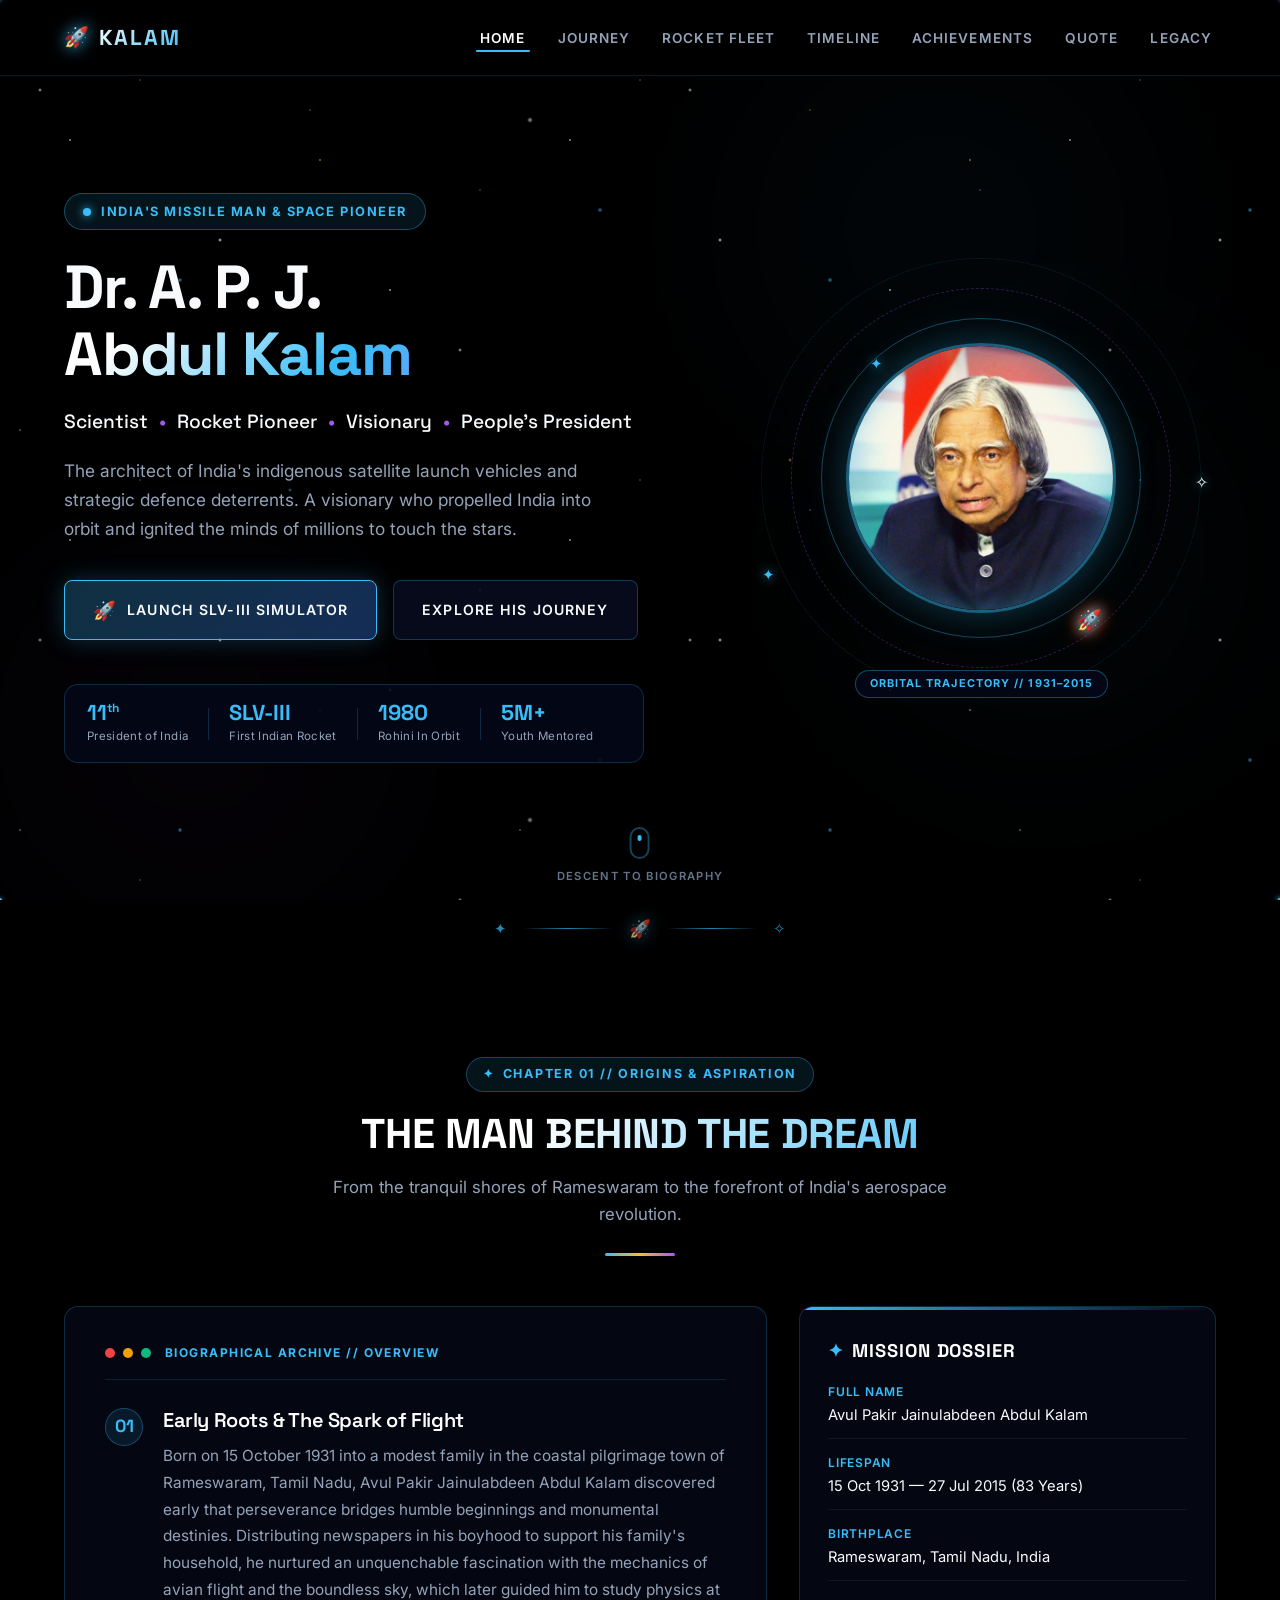
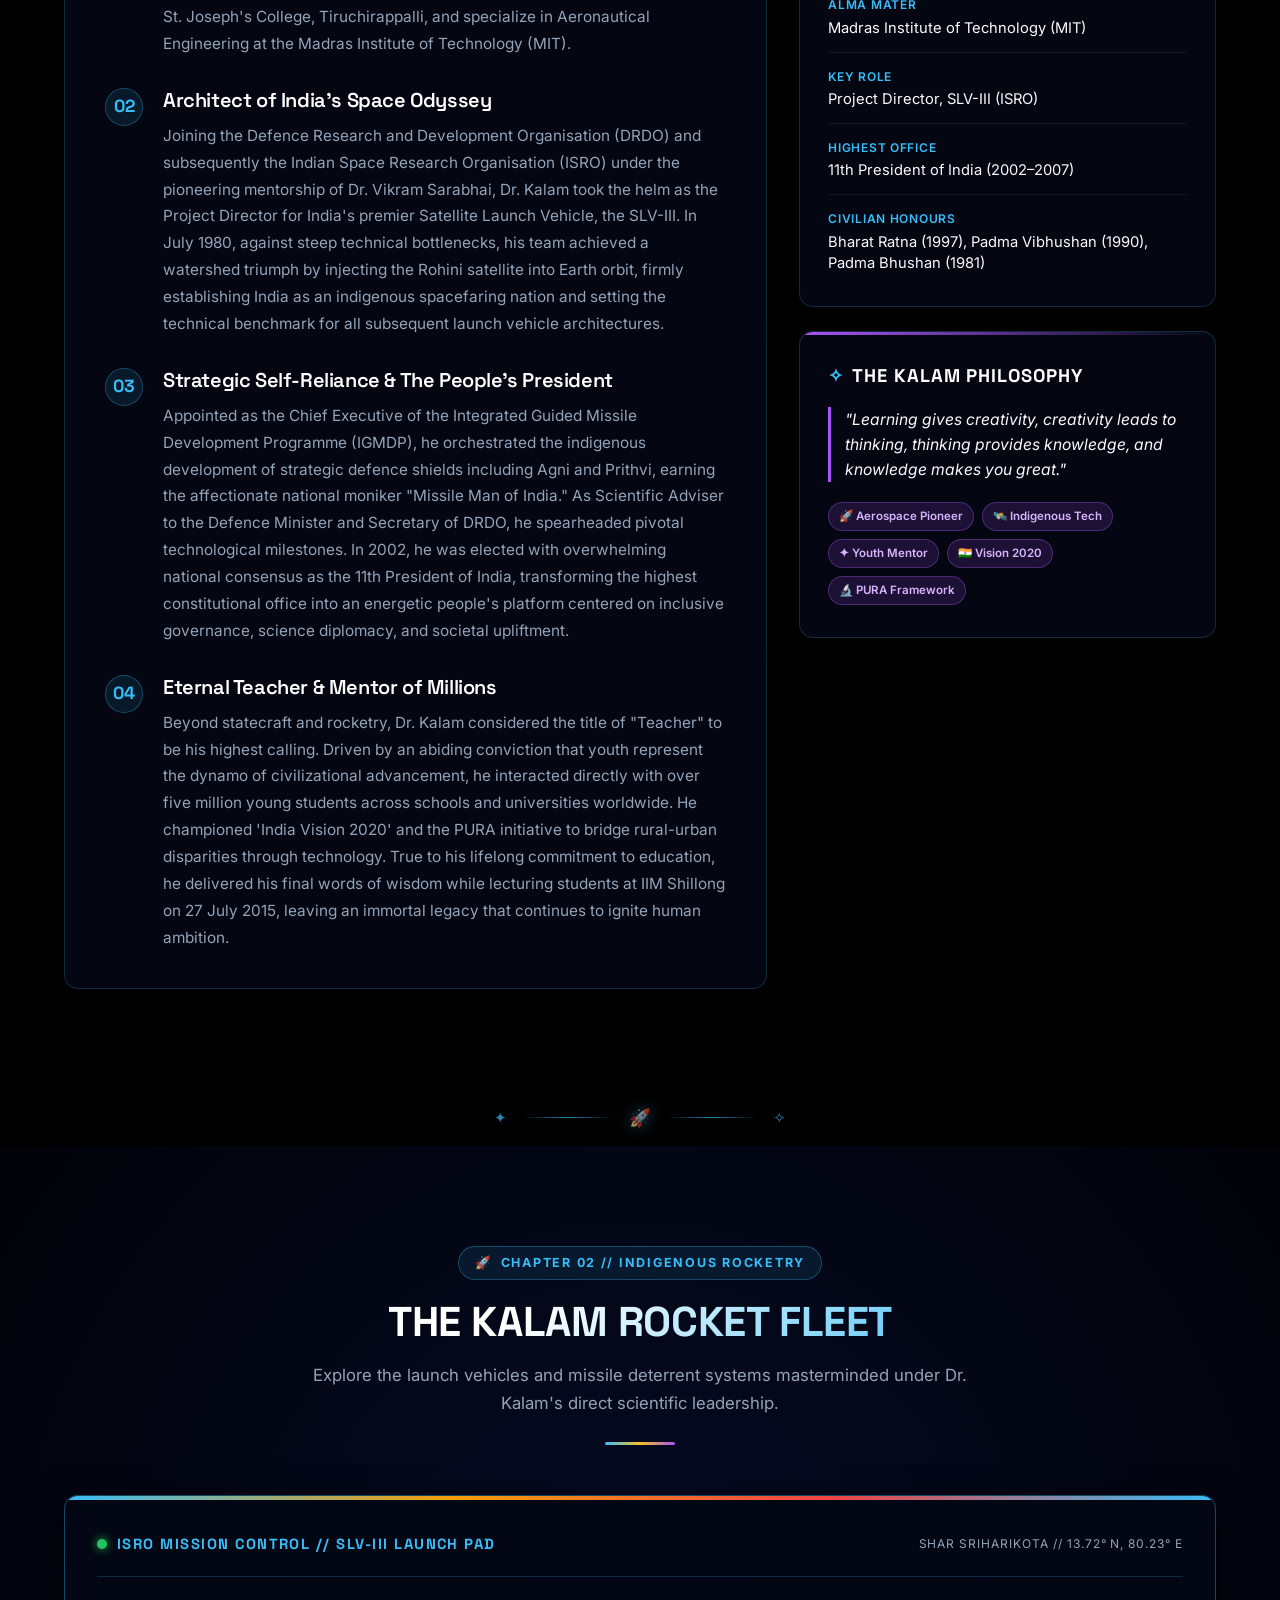
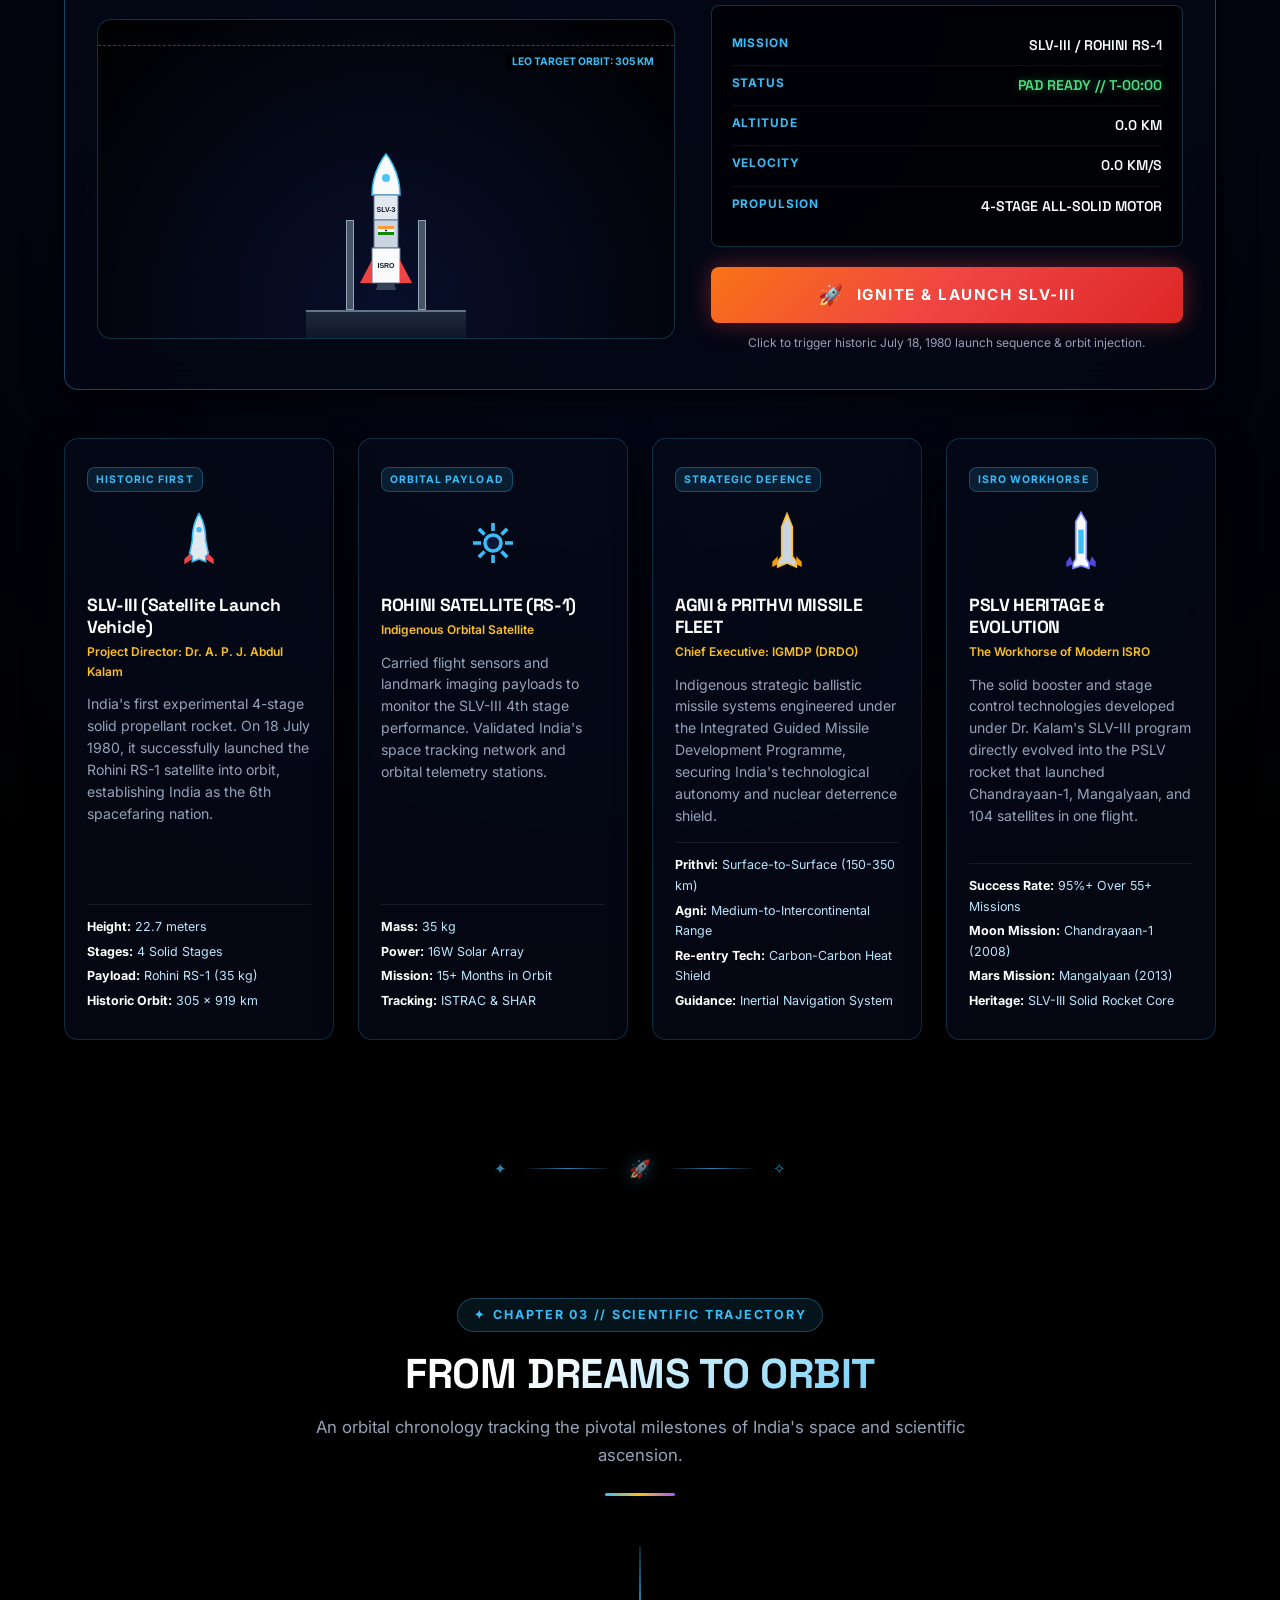
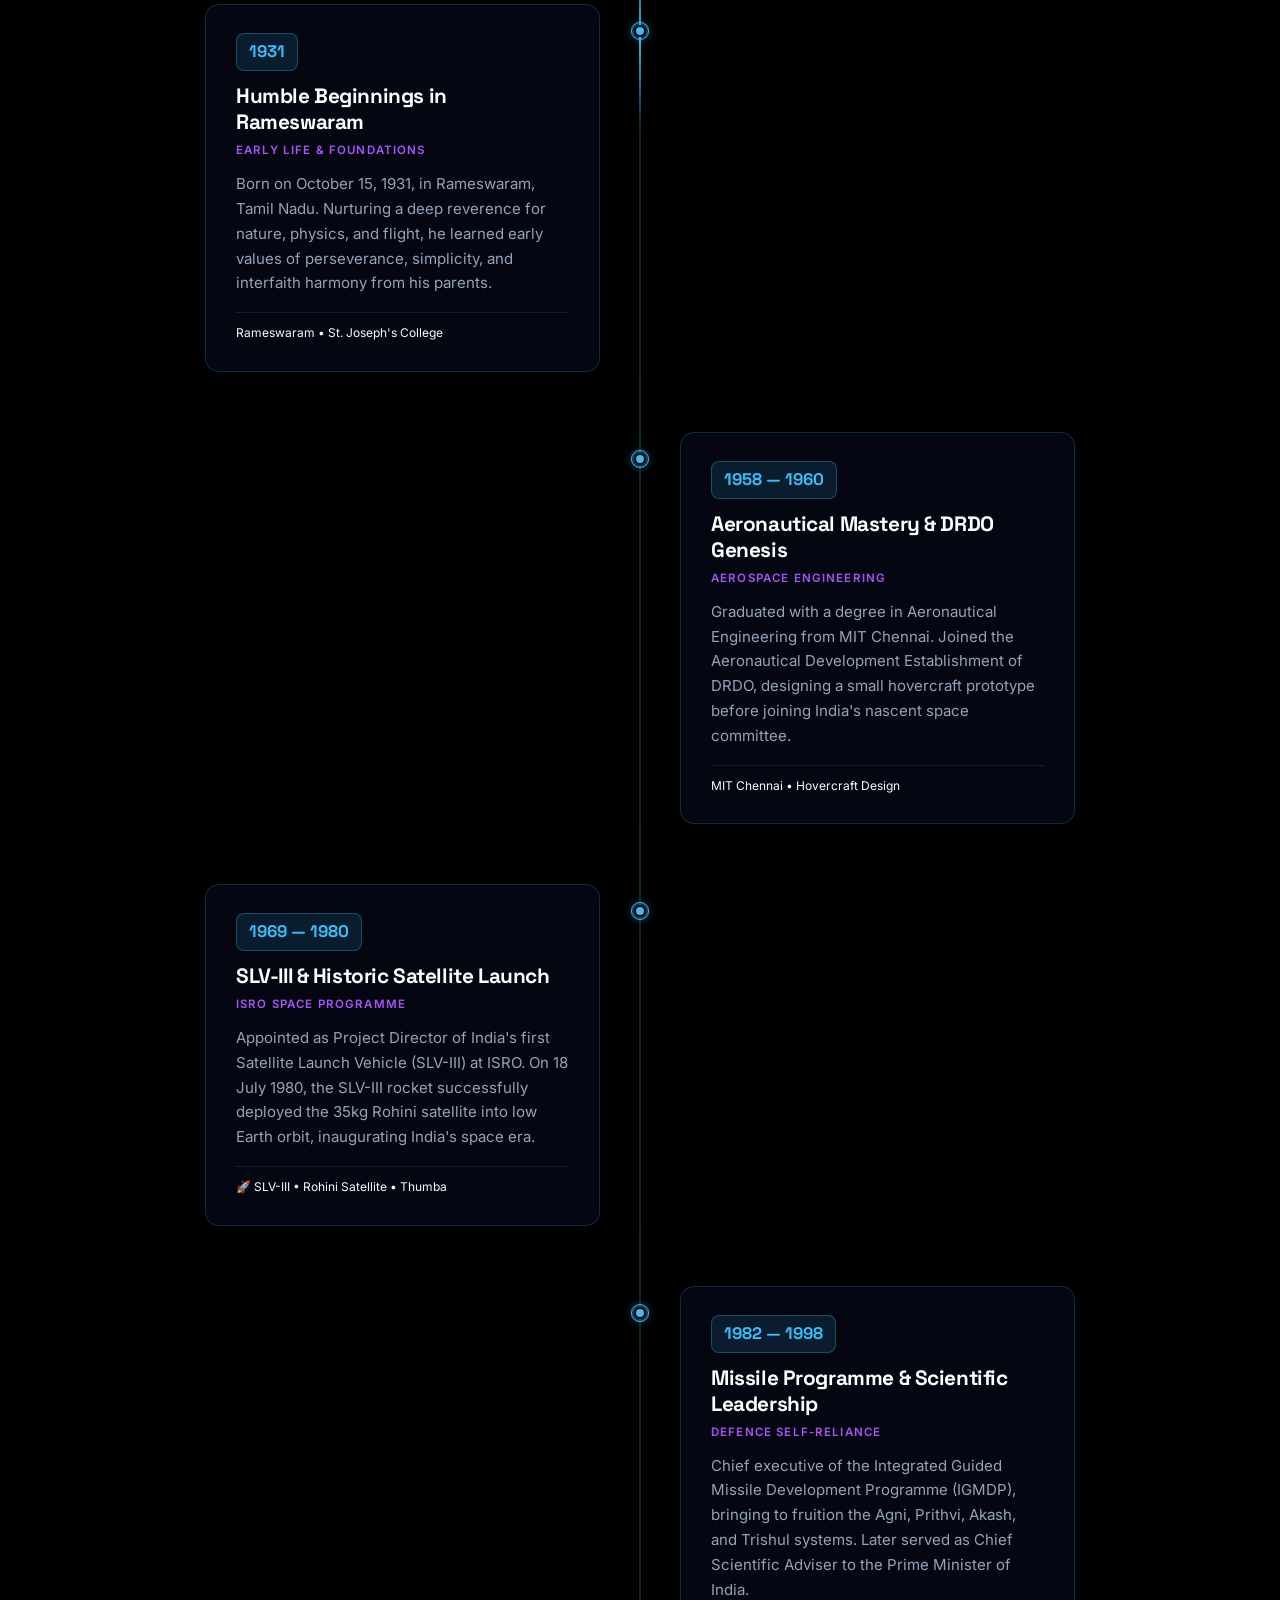
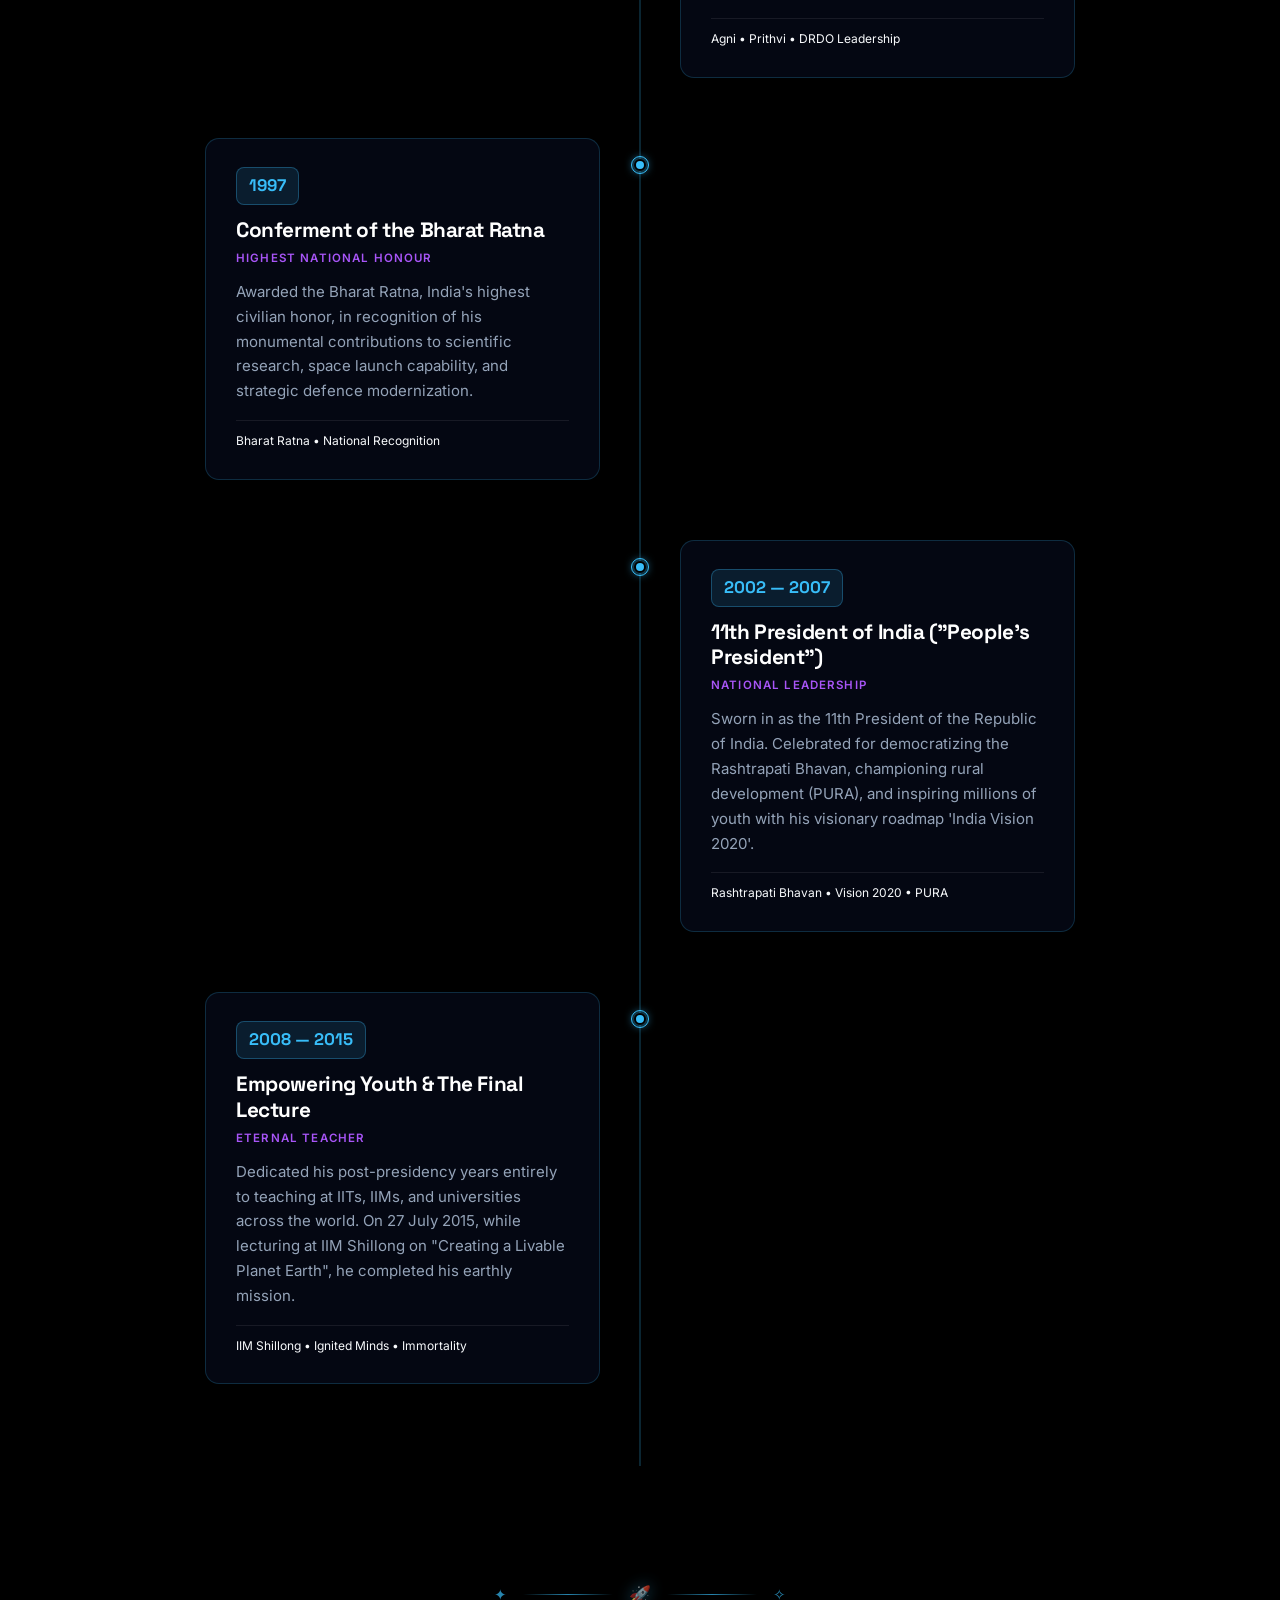
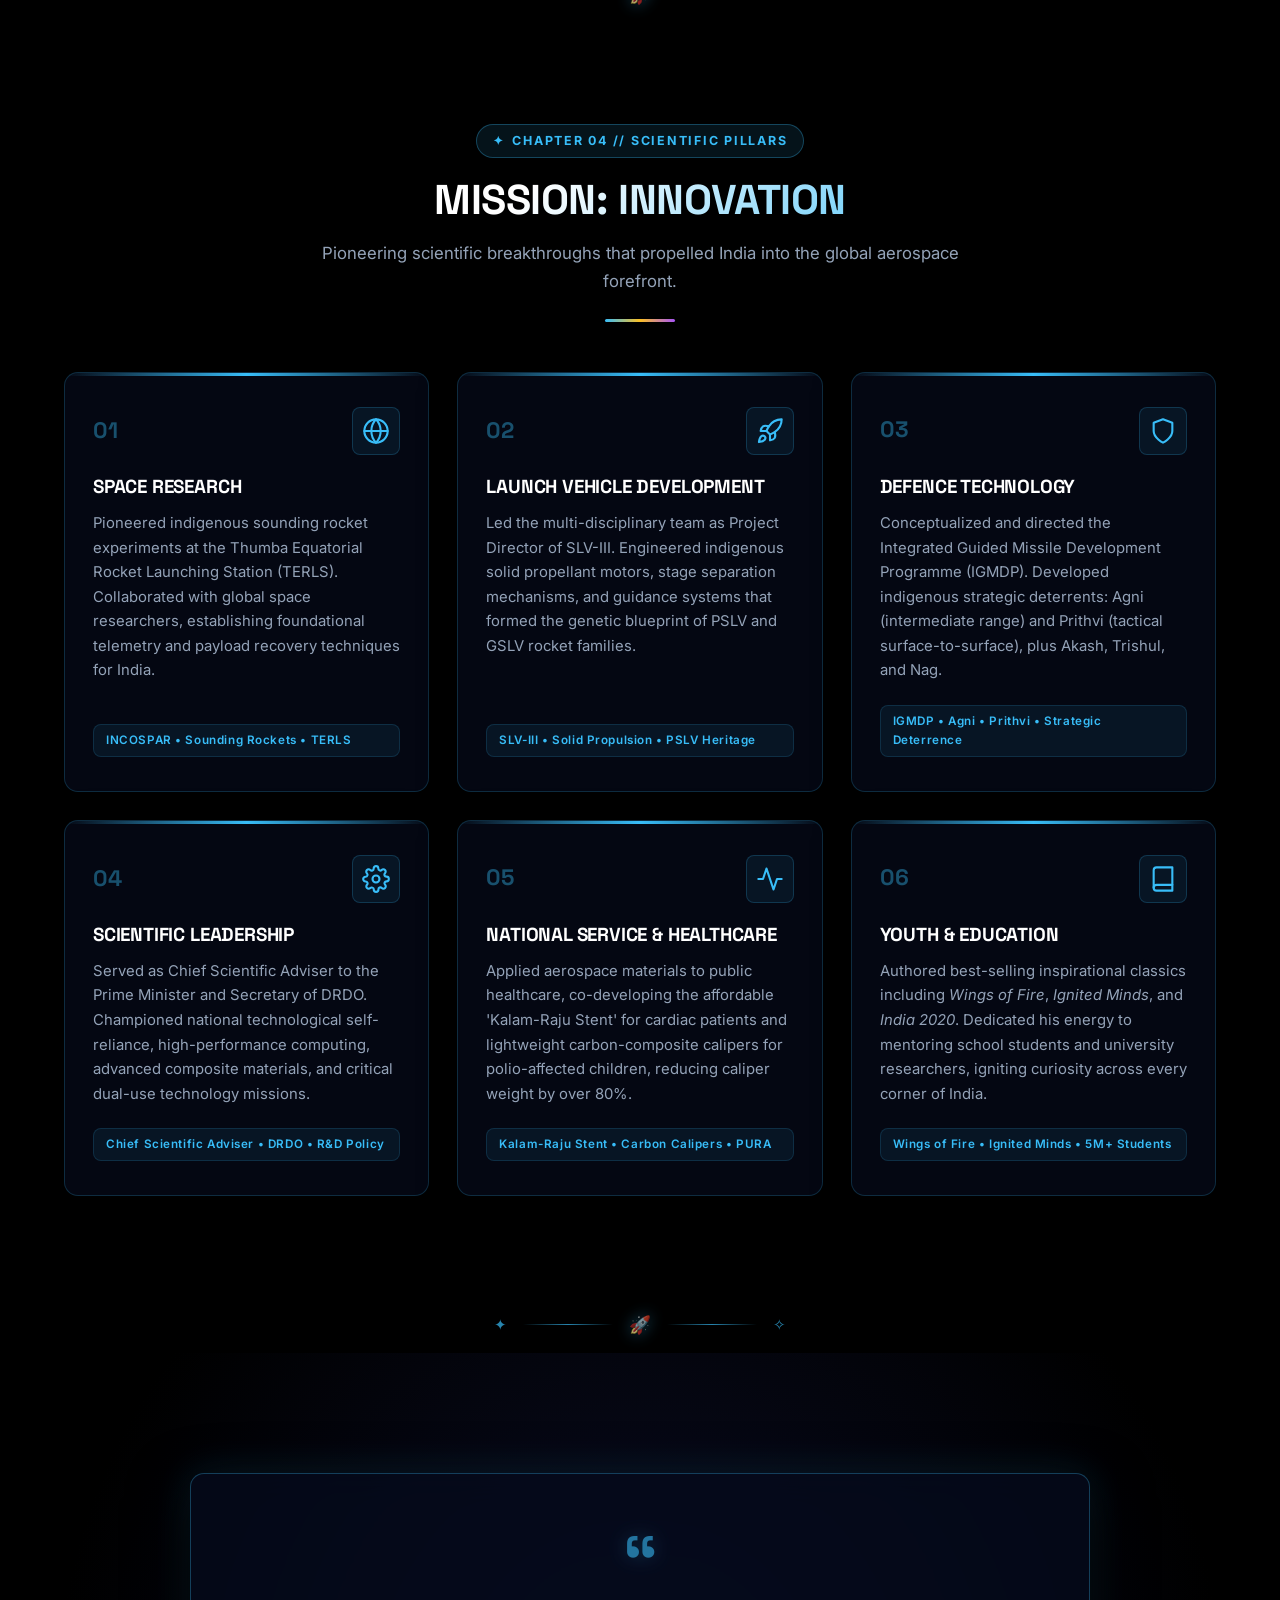
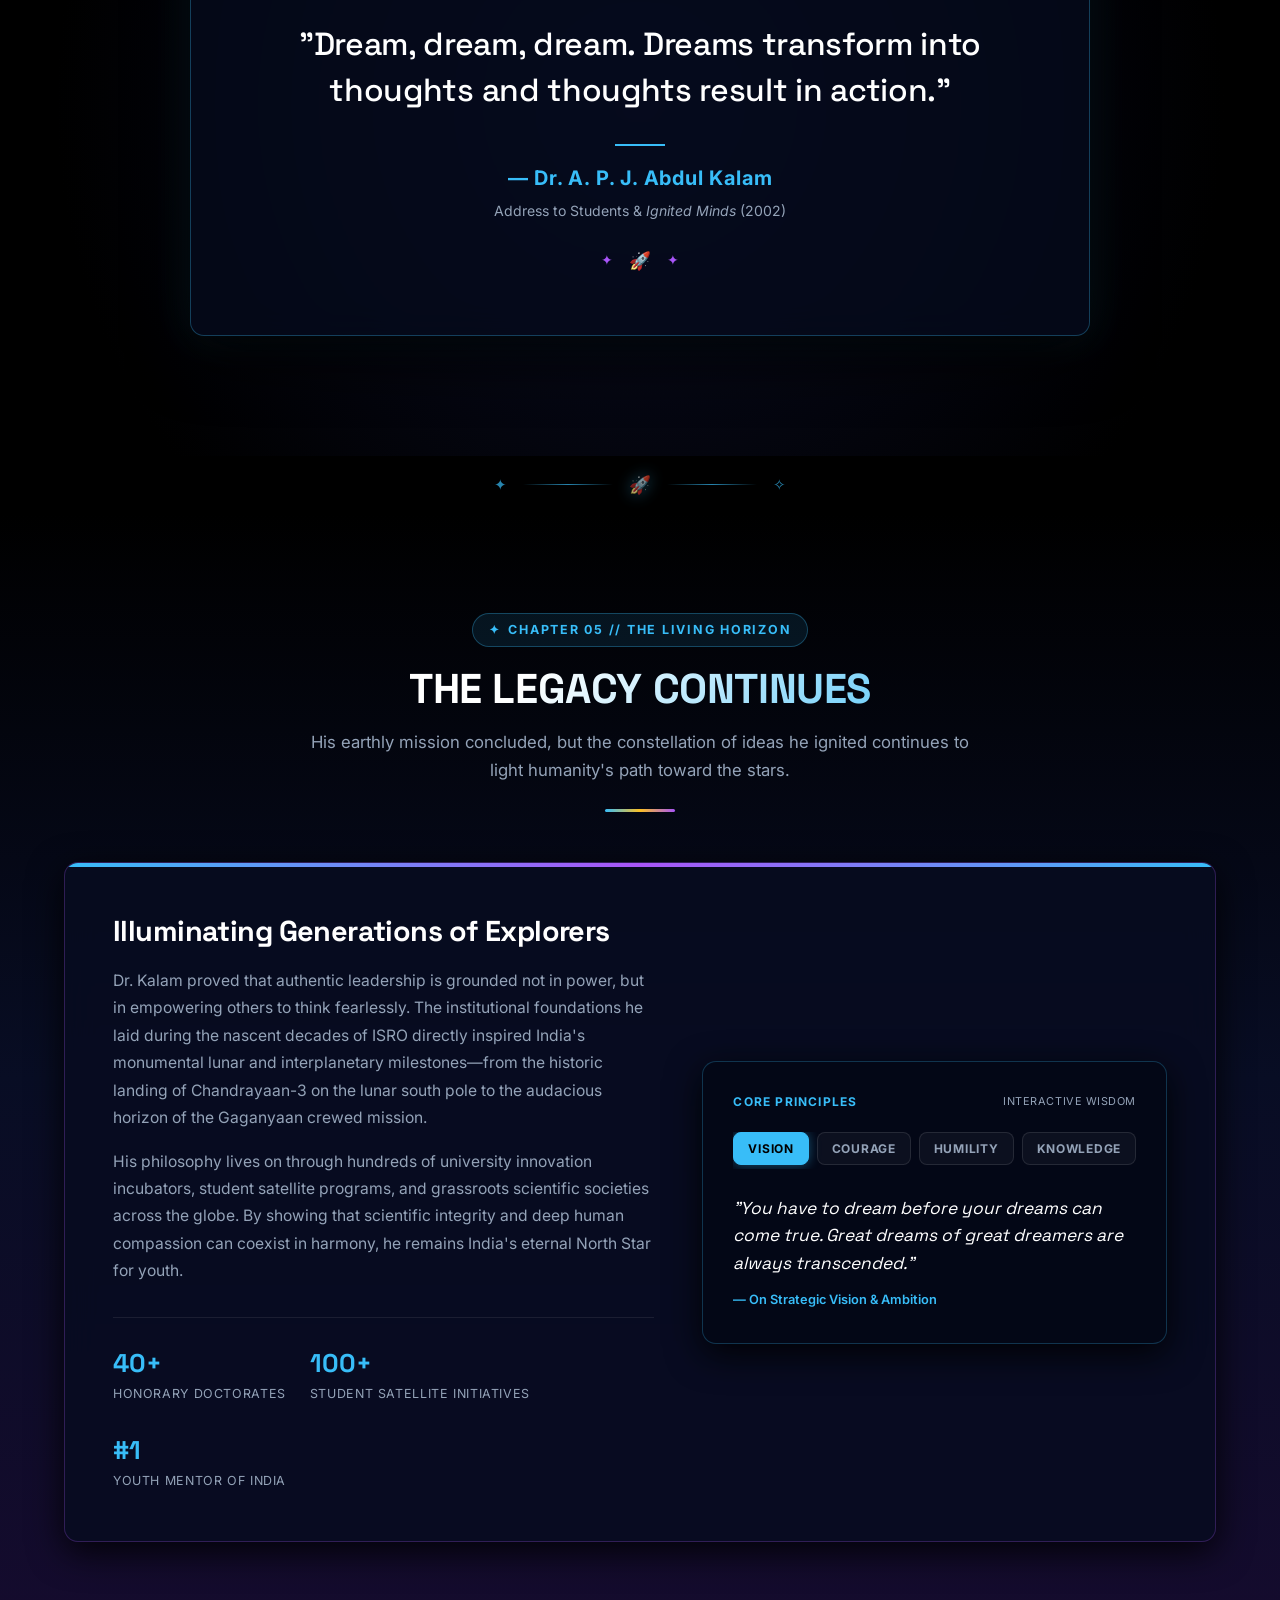
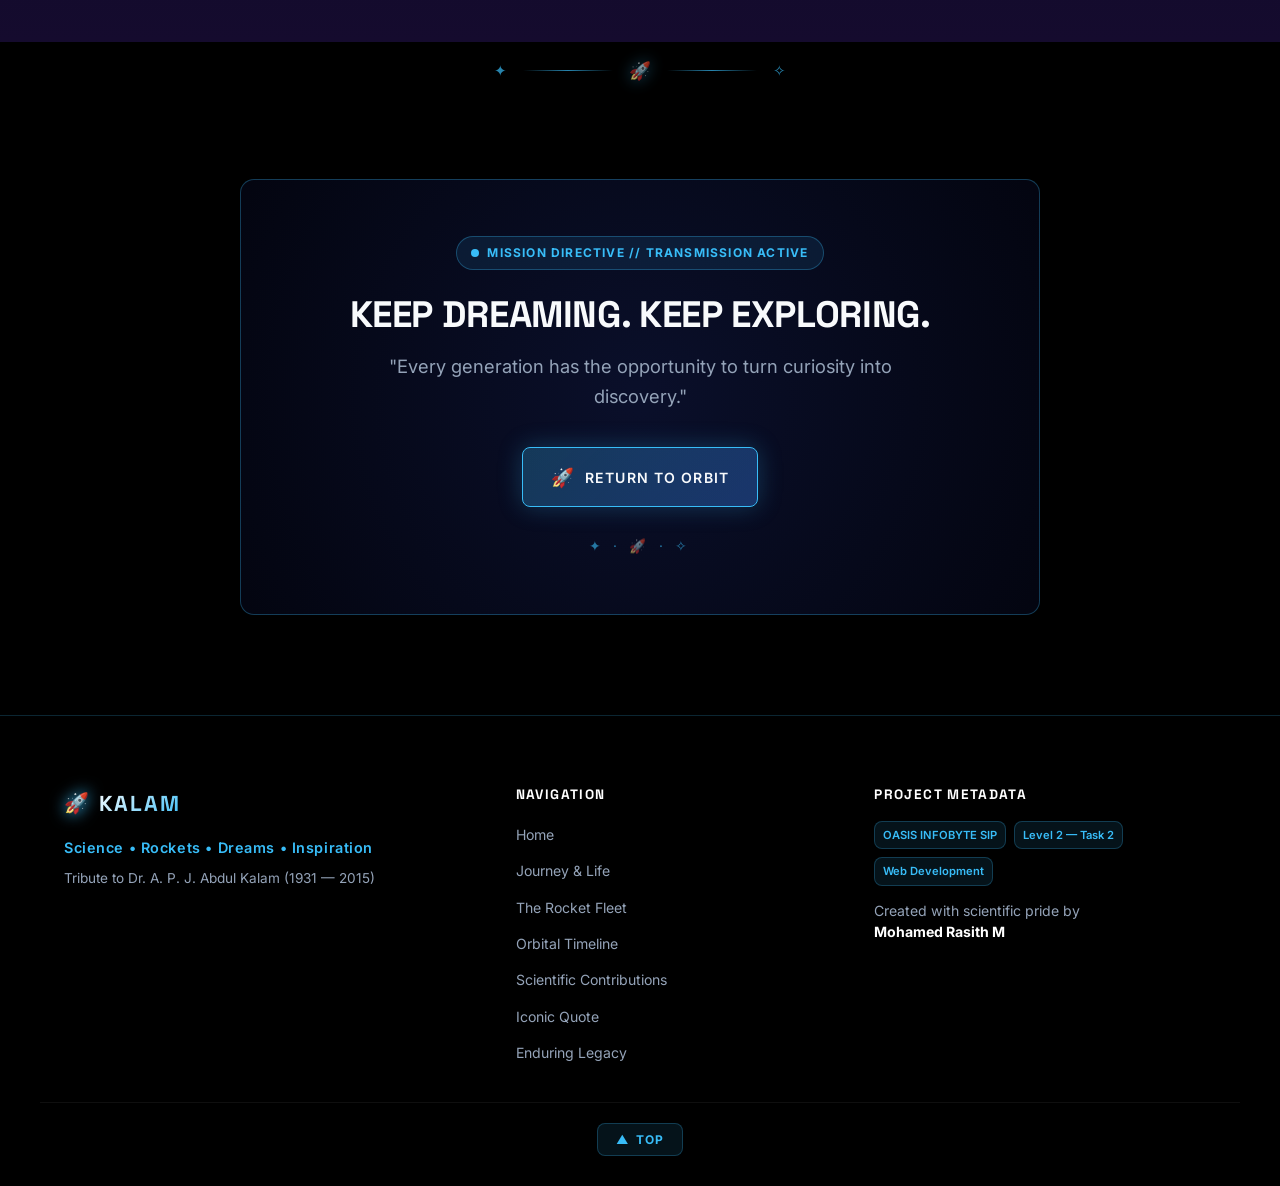
<file: WebDev-L2-Task2-TributePage/index.html>
<!DOCTYPE html>
<html lang="en">
<head>
  <meta charset="UTF-8">
  <meta name="viewport" content="width=device-width, initial-scale=1.0">
  <meta name="description" content="A tribute to Dr. A. P. J. Abdul Kalam — India's Missile Man, 11th President, visionary scientist, and youth mentor. An interactive black space-themed journey with stars, rockets, and launch telemetry.">
  <meta name="keywords" content="APJ Abdul Kalam, Space Tribute, ISRO, SLV-III, Missile Man of India, Rockets, Indian Space Programme, OASIS INFOBYTE, Tribute Page">
  <meta name="author" content="Mohamed Rasith M">
  <meta name="theme-color" content="#000000">
  
  <title>Dr. A. P. J. Abdul Kalam — Space &amp; Rocket Tribute | OASIS INFOBYTE L2T2</title>

  <!-- Google Fonts: Space Grotesk (Headings) & Inter (Body) -->
  <link rel="preconnect" href="https://fonts.googleapis.com">
  <link rel="preconnect" href="https://fonts.gstatic.com" crossorigin>
  <link href="https://fonts.googleapis.com/css2?family=Inter:wght@300;400;500;600;700&family=Space+Grotesk:wght@400;500;600;700&display=swap" rel="stylesheet">

  <!-- Core Stylesheet -->
  <link rel="stylesheet" href="style.css">
</head>
<body>
  <!-- Accessible Skip Link -->
  <a href="#hero" class="skip-link">Skip to main content</a>

  <!-- Ambient Deep Black Space Background with Dynamic Stars & Shooting Stars -->
  <div class="space-background" aria-hidden="true">
    <!-- Star Layers -->
    <div class="stars-layer-1"></div>
    <div class="stars-layer-2"></div>
    <div class="stars-layer-3"></div>
    
    <!-- Shooting Stars / Meteors -->
    <div class="shooting-star shooting-star-1"></div>
    <div class="shooting-star shooting-star-2"></div>
    <div class="shooting-star shooting-star-3"></div>
    <div class="shooting-star shooting-star-4"></div>

    <!-- Nebula Auras on Black Space -->
    <div class="nebula-glow nebula-1"></div>
    <div class="nebula-glow nebula-2"></div>
    <div class="nebula-glow nebula-3"></div>

    <!-- Ambient Ascending Background Rocket -->
    <div class="bg-rocket-stream">
      <div class="bg-rocket">
        <svg class="bg-rocket-svg" width="36" height="72" viewBox="0 0 24 48" fill="none">
          <path d="M12 2C12 2 17 9 17 22L19 32L17 34L17 38L12 36L7 38L7 34L5 32L7 22C7 9 12 2 12 2Z" fill="#e2e8f0" stroke="#38bdf8" stroke-width="1.2"/>
          <path d="M12 2V36" stroke="#38bdf8" stroke-width="0.8"/>
          <circle cx="12" cy="14" r="2.5" fill="#38bdf8"/>
          <polygon points="5,32 1,36 1,41 7,37" fill="#ef4444"/>
          <polygon points="19,32 23,36 23,41 17,37" fill="#ef4444"/>
        </svg>
        <div class="rocket-fire-trail"></div>
      </div>
    </div>

    <!-- HTML5 Canvas for Twinkling Star Clusters -->
    <canvas id="cosmic-canvas" class="cosmic-canvas"></canvas>
  </div>

  <!-- Sticky Glassmorphic Navigation -->
  <header class="site-header" id="site-header">
    <div class="nav-container">
      <a href="#hero" class="brand-logo" aria-label="Kalam Space Tribute Home">
        <span class="brand-symbol" aria-hidden="true">🚀</span>
        <span class="brand-text">KALAM</span>
      </a>

      <!-- Mobile Hamburger Button -->
      <button class="menu-toggle" id="menu-toggle" aria-label="Toggle navigation menu" aria-expanded="false" aria-controls="primary-nav">
        <span class="hamburger-bar"></span>
        <span class="hamburger-bar"></span>
        <span class="hamburger-bar"></span>
      </button>

      <!-- Primary Navigation Links -->
      <nav class="primary-nav" id="primary-nav" aria-label="Main Navigation">
        <ul class="nav-list">
          <li class="nav-item"><a href="#hero" class="nav-link active">HOME</a></li>
          <li class="nav-item"><a href="#biography" class="nav-link">JOURNEY</a></li>
          <li class="nav-item"><a href="#rockets" class="nav-link">ROCKET FLEET</a></li>
          <li class="nav-item"><a href="#timeline" class="nav-link">TIMELINE</a></li>
          <li class="nav-item"><a href="#achievements" class="nav-link">ACHIEVEMENTS</a></li>
          <li class="nav-item"><a href="#quote" class="nav-link">QUOTE</a></li>
          <li class="nav-item"><a href="#legacy" class="nav-link">LEGACY</a></li>
        </ul>
      </nav>
    </div>
  </header>

  <main id="main-content">
    <!-- ==================== HERO SECTION ==================== -->
    <section class="hero-section" id="hero" aria-labelledby="hero-title">
      <div class="container hero-grid">
        <!-- Hero Text Column -->
        <div class="hero-content">
          <div class="hero-badge">
            <span class="pulse-beacon" aria-hidden="true"></span>
            <span class="badge-text">INDIA'S MISSILE MAN &amp; SPACE PIONEER</span>
          </div>

          <h1 class="hero-title" id="hero-title">
            Dr. A. P. J. <br><span class="text-gradient">Abdul Kalam</span>
          </h1>

          <p class="hero-tagline">
            Scientist <span class="dot-separator">•</span> Rocket Pioneer <span class="dot-separator">•</span> Visionary <span class="dot-separator">•</span> People's President
          </p>

          <p class="hero-description">
            The architect of India's indigenous satellite launch vehicles and strategic defence deterrents. A visionary who propelled India into orbit and ignited the minds of millions to touch the stars.
          </p>

          <div class="hero-actions">
            <a href="#rockets" class="btn btn-primary" id="cta-launch-sub">
              <span class="rocket-btn-icon">🚀</span>
              <span>LAUNCH SLV-III SIMULATOR</span>
            </a>
            <a href="#biography" class="btn btn-glass" id="cta-explore-sub">
              <span>EXPLORE HIS JOURNEY</span>
            </a>
          </div>

          <!-- Hero Metrics -->
          <div class="hero-metrics">
            <div class="metric-item">
              <span class="metric-value">11<sup>th</sup></span>
              <span class="metric-label">President of India</span>
            </div>
            <div class="metric-divider" aria-hidden="true"></div>
            <div class="metric-item">
              <span class="metric-value">SLV-III</span>
              <span class="metric-label">First Indian Rocket</span>
            </div>
            <div class="metric-divider" aria-hidden="true"></div>
            <div class="metric-item">
              <span class="metric-value">1980</span>
              <span class="metric-label">Rohini In Orbit</span>
            </div>
            <div class="metric-divider" aria-hidden="true"></div>
            <div class="metric-item">
              <span class="metric-value">5M+</span>
              <span class="metric-label">Youth Mentored</span>
            </div>
          </div>
        </div>

        <!-- Hero Portrait Presentation with Orbital Path & Flying Micro-Rocket -->
        <div class="hero-visual">
          <div class="orbital-system" aria-label="Orbital presentation of Dr. A. P. J. Abdul Kalam">
            <!-- Celestial Orbital Rings -->
            <div class="orbit-ring orbit-ring-1" aria-hidden="true">
              <div class="orbit-satellite sat-1">✦</div>
            </div>
            <div class="orbit-ring orbit-ring-2" aria-hidden="true">
              <div class="orbit-satellite sat-2">🚀</div>
            </div>
            <div class="orbit-ring orbit-ring-3" aria-hidden="true">
              <div class="orbit-satellite sat-3">✧</div>
              <div class="orbit-satellite sat-4">✦</div>
            </div>

            <!-- Central Portrait Frame -->
            <div class="portrait-frame">
              <div class="portrait-glow"></div>
              <img 
                src="assets/images/apj-abdul-kalam.jpg" 
                alt="Dr. A. P. J. Abdul Kalam" 
                class="portrait-img"
                id="hero-portrait-img-sub"
                width="420"
                height="420"
                loading="eager"
              >
            </div>

            <!-- Orbit Constellation Accents -->
            <div class="orbit-label-badge" aria-hidden="true">
              <span>ORBITAL TRAJECTORY // 1931–2015</span>
            </div>
          </div>
        </div>
      </div>

      <!-- Scroll Indicator -->
      <div class="scroll-indicator" aria-hidden="true">
        <a href="#biography" aria-label="Scroll to biography section">
          <span class="mouse-icon">
            <span class="mouse-wheel"></span>
          </span>
          <span class="scroll-text">DESCENT TO BIOGRAPHY</span>
        </a>
      </div>
    </section>

    <!-- Space Visual Connector -->
    <div class="space-divider" aria-hidden="true">
      <span class="divider-star">✦</span>
      <span class="divider-line"></span>
      <span class="divider-rocket">🚀</span>
      <span class="divider-line"></span>
      <span class="divider-star">✧</span>
    </div>

    <!-- ==================== SECTION 1: INTRODUCTION ==================== -->
    <section class="bio-section section-padding" id="biography" aria-labelledby="bio-title-sub">
      <div class="container">
        <!-- Section Header -->
        <div class="section-header text-center">
          <div class="section-badge">
            <span class="badge-icon">✦</span>
            <span>CHAPTER 01 // ORIGINS &amp; ASPIRATION</span>
          </div>
          <h2 class="section-title" id="bio-title-sub">THE MAN BEHIND THE DREAM</h2>
          <p class="section-subtitle">
            From the tranquil shores of Rameswaram to the forefront of India's aerospace revolution.
          </p>
          <div class="title-underline" aria-hidden="true"></div>
        </div>

        <!-- Editorial Two-Column Biography Grid -->
        <div class="bio-grid">
          <!-- Column 1: Narrative Story -->
          <div class="bio-narrative glass-card">
            <div class="bio-card-header">
              <span class="terminal-dot red"></span>
              <span class="terminal-dot yellow"></span>
              <span class="terminal-dot green"></span>
              <span class="terminal-title">BIOGRAPHICAL ARCHIVE // OVERVIEW</span>
            </div>
            
            <div class="bio-content">
              <div class="bio-paragraph-block">
                <div class="bio-step-num">01</div>
                <div class="bio-step-text">
                  <h3 class="bio-subheading">Early Roots &amp; The Spark of Flight</h3>
                  <p>
                    Born on 15 October 1931 into a modest family in the coastal pilgrimage town of Rameswaram, Tamil Nadu, Avul Pakir Jainulabdeen Abdul Kalam discovered early that perseverance bridges humble beginnings and monumental destinies. Distributing newspapers in his boyhood to support his family's household, he nurtured an unquenchable fascination with the mechanics of avian flight and the boundless sky, which later guided him to study physics at St. Joseph's College, Tiruchirappalli, and specialize in Aeronautical Engineering at the Madras Institute of Technology (MIT).
                  </p>
                </div>
              </div>

              <div class="bio-paragraph-block">
                <div class="bio-step-num">02</div>
                <div class="bio-step-text">
                  <h3 class="bio-subheading">Architect of India's Space Odyssey</h3>
                  <p>
                    Joining the Defence Research and Development Organisation (DRDO) and subsequently the Indian Space Research Organisation (ISRO) under the pioneering mentorship of Dr. Vikram Sarabhai, Dr. Kalam took the helm as the Project Director for India's premier Satellite Launch Vehicle, the SLV-III. In July 1980, against steep technical bottlenecks, his team achieved a watershed triumph by injecting the Rohini satellite into Earth orbit, firmly establishing India as an indigenous spacefaring nation and setting the technical benchmark for all subsequent launch vehicle architectures.
                  </p>
                </div>
              </div>

              <div class="bio-paragraph-block">
                <div class="bio-step-num">03</div>
                <div class="bio-step-text">
                  <h3 class="bio-subheading">Strategic Self-Reliance &amp; The People's President</h3>
                  <p>
                    Appointed as the Chief Executive of the Integrated Guided Missile Development Programme (IGMDP), he orchestrated the indigenous development of strategic defence shields including Agni and Prithvi, earning the affectionate national moniker "Missile Man of India." As Scientific Adviser to the Defence Minister and Secretary of DRDO, he spearheaded pivotal technological milestones. In 2002, he was elected with overwhelming national consensus as the 11th President of India, transforming the highest constitutional office into an energetic people's platform centered on inclusive governance, science diplomacy, and societal upliftment.
                  </p>
                </div>
              </div>

              <div class="bio-paragraph-block">
                <div class="bio-step-num">04</div>
                <div class="bio-step-text">
                  <h3 class="bio-subheading">Eternal Teacher &amp; Mentor of Millions</h3>
                  <p>
                    Beyond statecraft and rocketry, Dr. Kalam considered the title of "Teacher" to be his highest calling. Driven by an abiding conviction that youth represent the dynamo of civilizational advancement, he interacted directly with over five million young students across schools and universities worldwide. He championed 'India Vision 2020' and the PURA initiative to bridge rural-urban disparities through technology. True to his lifelong commitment to education, he delivered his final words of wisdom while lecturing students at IIM Shillong on 27 July 2015, leaving an immortal legacy that continues to ignite human ambition.
                  </p>
                </div>
              </div>
            </div>
          </div>

          <!-- Column 2: Quick Facts & Scientific Core Pillars -->
          <div class="bio-sidebar">
            <!-- Fast Facts Card -->
            <div class="glass-card facts-card">
              <div class="card-glow-accent"></div>
              <h3 class="sidebar-title">
                <span class="title-icon">✦</span> MISSION DOSSIER
              </h3>
              
              <ul class="dossier-list">
                <li class="dossier-item">
                  <span class="dossier-key">Full Name</span>
                  <span class="dossier-val">Avul Pakir Jainulabdeen Abdul Kalam</span>
                </li>
                <li class="dossier-item">
                  <span class="dossier-key">Lifespan</span>
                  <span class="dossier-val">15 Oct 1931 — 27 Jul 2015 (83 Years)</span>
                </li>
                <li class="dossier-item">
                  <span class="dossier-key">Birthplace</span>
                  <span class="dossier-val">Rameswaram, Tamil Nadu, India</span>
                </li>
                <li class="dossier-item">
                  <span class="dossier-key">Alma Mater</span>
                  <span class="dossier-val">Madras Institute of Technology (MIT)</span>
                </li>
                <li class="dossier-item">
                  <span class="dossier-key">Key Role</span>
                  <span class="dossier-val">Project Director, SLV-III (ISRO)</span>
                </li>
                <li class="dossier-item">
                  <span class="dossier-key">Highest Office</span>
                  <span class="dossier-val">11th President of India (2002–2007)</span>
                </li>
                <li class="dossier-item">
                  <span class="dossier-key">Civilian Honours</span>
                  <span class="dossier-val">Bharat Ratna (1997), Padma Vibhushan (1990), Padma Bhushan (1981)</span>
                </li>
              </ul>
            </div>

            <!-- Philosophy Card -->
            <div class="glass-card philosophy-card">
              <div class="card-glow-accent purple"></div>
              <h3 class="sidebar-title">
                <span class="title-icon">✧</span> THE KALAM PHILOSOPHY
              </h3>
              <p class="philosophy-text">
                "Learning gives creativity, creativity leads to thinking, thinking provides knowledge, and knowledge makes you great."
              </p>
              <div class="pillar-tags">
                <span class="tag">🚀 Aerospace Pioneer</span>
                <span class="tag">🛰️ Indigenous Tech</span>
                <span class="tag">✦ Youth Mentor</span>
                <span class="tag">🇮🇳 Vision 2020</span>
                <span class="tag">🔬 PURA Framework</span>
              </div>
            </div>
          </div>
        </div>
      </div>
    </section>

    <!-- Space Visual Connector -->
    <div class="space-divider" aria-hidden="true">
      <span class="divider-star">✦</span>
      <span class="divider-line"></span>
      <span class="divider-rocket">🚀</span>
      <span class="divider-line"></span>
      <span class="divider-star">✧</span>
    </div>

    <!-- ==================== ROCKET FLEET & LAUNCH SIMULATOR ==================== -->
    <section class="rockets-section section-padding" id="rockets" aria-labelledby="rockets-title-sub">
      <div class="container">
        <!-- Section Header -->
        <div class="section-header text-center">
          <div class="section-badge">
            <span class="badge-icon">🚀</span>
            <span>CHAPTER 02 // INDIGENOUS ROCKETRY</span>
          </div>
          <h2 class="section-title" id="rockets-title-sub">THE KALAM ROCKET FLEET</h2>
          <p class="section-subtitle">
            Explore the launch vehicles and missile deterrent systems masterminded under Dr. Kalam's direct scientific leadership.
          </p>
          <div class="title-underline" aria-hidden="true"></div>
        </div>

        <!-- Interactive Launch Simulator Module -->
        <div class="launch-simulator-card glass-card">
          <div class="simulator-glow" aria-hidden="true"></div>
          
          <div class="simulator-header">
            <div class="sim-brand">
              <span class="sim-pulse"></span>
              <span class="sim-title">ISRO MISSION CONTROL // SLV-III LAUNCH PAD</span>
            </div>
            <div class="sim-coordinates">SHAR SRIHARIKOTA // 13.72° N, 80.23° E</div>
          </div>

          <div class="simulator-body">
            <!-- Launch Pad Display Area -->
            <div class="launch-pad-visual">
              <div class="launch-sky">
                <div class="launch-stars"></div>
                <div class="orbit-target-line">
                  <span class="orbit-label">LEO TARGET ORBIT: 305 KM</span>
                </div>
              </div>

              <!-- Animated Rocket Structure -->
              <div class="sim-rocket-assembly" id="sim-rocket-sub">
                <svg class="sim-rocket-svg" viewBox="0 0 60 160" width="60" height="160">
                  <!-- Payload Fairing (Rohini Satellite Inside) -->
                  <path d="M30 4 C30 4 44 20 44 45 L16 45 C16 20 30 4 30 4 Z" fill="#f8fafc" stroke="#38bdf8" stroke-width="1.5"/>
                  <circle cx="30" cy="28" r="4" fill="#38bdf8" opacity="0.9"/>
                  <!-- Core Stage 4 -->
                  <rect x="18" y="45" width="24" height="25" fill="#e2e8f0" stroke="#64748b" stroke-width="1"/>
                  <text x="30" y="62" font-size="7" font-family="sans-serif" font-weight="bold" fill="#0f172a" text-anchor="middle">SLV-3</text>
                  <!-- Stage 3 -->
                  <rect x="18" y="70" width="24" height="28" fill="#cbd5e1" stroke="#64748b" stroke-width="1"/>
                  <!-- Indian Flag Tristripe on Rocket Body -->
                  <rect x="22" y="76" width="16" height="3" fill="#ff9933"/>
                  <rect x="22" y="79" width="16" height="3" fill="#ffffff"/>
                  <rect x="22" y="82" width="16" height="3" fill="#138808"/>
                  <circle cx="30" cy="80.5" r="1" fill="#000080"/>
                  <!-- Stage 2 & 1 -->
                  <rect x="16" y="98" width="28" height="35" fill="#f8fafc" stroke="#64748b" stroke-width="1"/>
                  <text x="30" y="118" font-size="7" font-family="sans-serif" font-weight="bold" fill="#0f172a" text-anchor="middle">ISRO</text>
                  <!-- Fins -->
                  <polygon points="16,110 4,133 16,133" fill="#ef4444"/>
                  <polygon points="44,110 56,133 44,133" fill="#ef4444"/>
                  <!-- Nozzle -->
                  <polygon points="22,133 38,133 40,140 20,140" fill="#334155"/>
                </svg>

                <!-- Rocket Thruster Engine Fire Effect -->
                <div class="thruster-fire" id="thruster-fire-sub">
                  <div class="flame-core"></div>
                  <div class="flame-outer"></div>
                  <div class="smoke-particles"></div>
                </div>
              </div>

              <!-- Launch Gantry Tower Base -->
              <div class="gantry-base" aria-hidden="true">
                <div class="gantry-arm arm-left"></div>
                <div class="gantry-arm arm-right"></div>
                <div class="pad-platform"></div>
              </div>
            </div>

            <!-- Telemetry Readout & Launch Trigger -->
            <div class="launch-controls">
              <div class="telemetry-panel">
                <div class="telemetry-row">
                  <span class="tel-label">MISSION</span>
                  <span class="tel-val">SLV-III / ROHINI RS-1</span>
                </div>
                <div class="telemetry-row">
                  <span class="tel-label">STATUS</span>
                  <span class="tel-val highlight">PAD READY // T-00:00</span>
                </div>
                <div class="telemetry-row">
                  <span class="tel-label">ALTITUDE</span>
                  <span class="tel-val">0.0 KM</span>
                </div>
                <div class="telemetry-row">
                  <span class="tel-label">VELOCITY</span>
                  <span class="tel-val">0.0 KM/S</span>
                </div>
                <div class="telemetry-row">
                  <span class="tel-label">PROPULSION</span>
                  <span class="tel-val">4-STAGE ALL-SOLID MOTOR</span>
                </div>
              </div>

              <div class="sim-actions">
                <button class="btn btn-launch">
                  <span class="btn-rocket-fire">🚀</span>
                  <span>IGNITE &amp; LAUNCH SLV-III</span>
                </button>
                <p class="sim-hint">Click to trigger historic July 18, 1980 launch sequence &amp; orbit injection.</p>
              </div>
            </div>
          </div>
        </div>

        <!-- 4 Rocket Fleet Showcase Cards -->
        <div class="rocket-cards-grid">
          <!-- Rocket 1: SLV-3 -->
          <div class="glass-card rocket-card">
            <div class="rcard-tag">HISTORIC FIRST</div>
            <div class="rcard-icon-wrap">
              <svg width="44" height="64" viewBox="0 0 24 48" fill="none">
                <path d="M12 2C12 2 17 9 17 22L19 32L17 34L17 38L12 36L7 38L7 34L5 32L7 22C7 9 12 2 12 2Z" fill="#e2e8f0" stroke="#38bdf8" stroke-width="1.2"/>
                <circle cx="12" cy="14" r="2" fill="#38bdf8"/>
                <polygon points="5,32 1,36 1,40 7,36" fill="#ef4444"/>
                <polygon points="19,32 23,36 23,40 17,36" fill="#ef4444"/>
              </svg>
            </div>
            <h3 class="rcard-title">SLV-III (Satellite Launch Vehicle)</h3>
            <p class="rcard-subtitle">Project Director: Dr. A. P. J. Abdul Kalam</p>
            <p class="rcard-desc">
              India's first experimental 4-stage solid propellant rocket. On 18 July 1980, it successfully launched the Rohini RS-1 satellite into orbit, establishing India as the 6th spacefaring nation.
            </p>
            <ul class="rcard-specs">
              <li><strong>Height:</strong> 22.7 meters</li>
              <li><strong>Stages:</strong> 4 Solid Stages</li>
              <li><strong>Payload:</strong> Rohini RS-1 (35 kg)</li>
              <li><strong>Historic Orbit:</strong> 305 × 919 km</li>
            </ul>
          </div>

          <!-- Rocket 2: Rohini Satellite Series -->
          <div class="glass-card rocket-card">
            <div class="rcard-tag">ORBITAL PAYLOAD</div>
            <div class="rcard-icon-wrap">
              <svg width="48" height="48" viewBox="0 0 24 24" fill="none" stroke="#38bdf8" stroke-width="1.8">
                <circle cx="12" cy="12" r="4" fill="#0f1738"/>
                <path d="M12 2v4M12 18v4M2 12h4M18 12h4"/>
                <path d="m4.93 4.93 2.83 2.83M16.24 16.24l2.83 2.83M4.93 19.07l2.83-2.83M16.24 7.76l2.83-2.83"/>
              </svg>
            </div>
            <h3 class="rcard-title">ROHINI SATELLITE (RS-1)</h3>
            <p class="rcard-subtitle">Indigenous Orbital Satellite</p>
            <p class="rcard-desc">
              Carried flight sensors and landmark imaging payloads to monitor the SLV-III 4th stage performance. Validated India's space tracking network and orbital telemetry stations.
            </p>
            <ul class="rcard-specs">
              <li><strong>Mass:</strong> 35 kg</li>
              <li><strong>Power:</strong> 16W Solar Array</li>
              <li><strong>Mission:</strong> 15+ Months in Orbit</li>
              <li><strong>Tracking:</strong> ISTRAC &amp; SHAR</li>
            </ul>
          </div>

          <!-- Rocket 3: Agni & Prithvi Missile Series -->
          <div class="glass-card rocket-card">
            <div class="rcard-tag">STRATEGIC DEFENCE</div>
            <div class="rcard-icon-wrap">
              <svg width="44" height="64" viewBox="0 0 24 48" fill="none">
                <path d="M12 2L16 12V34L19 38V42L12 39L5 42V38L8 34V12L12 2Z" fill="#cbd5e1" stroke="#fbbf24" stroke-width="1.2"/>
                <polygon points="5,34 1,38 1,42 5,40" fill="#f59e0b"/>
                <polygon points="19,34 23,38 23,42 19,40" fill="#f59e0b"/>
              </svg>
            </div>
            <h3 class="rcard-title">AGNI &amp; PRITHVI MISSILE FLEET</h3>
            <p class="rcard-subtitle">Chief Executive: IGMDP (DRDO)</p>
            <p class="rcard-desc">
              Indigenous strategic ballistic missile systems engineered under the Integrated Guided Missile Development Programme, securing India's technological autonomy and nuclear deterrence shield.
            </p>
            <ul class="rcard-specs">
              <li><strong>Prithvi:</strong> Surface-to-Surface (150-350 km)</li>
              <li><strong>Agni:</strong> Medium-to-Intercontinental Range</li>
              <li><strong>Re-entry Tech:</strong> Carbon-Carbon Heat Shield</li>
              <li><strong>Guidance:</strong> Inertial Navigation System</li>
            </ul>
          </div>

          <!-- Rocket 4: PSLV Lineage -->
          <div class="glass-card rocket-card">
            <div class="rcard-tag">ISRO WORKHORSE</div>
            <div class="rcard-icon-wrap">
              <svg width="44" height="64" viewBox="0 0 24 48" fill="none">
                <path d="M12 1L16 8V36L18 39V43L12 41L6 43V39L8 36V8L12 1Z" fill="#f8fafc" stroke="#818cf8" stroke-width="1.2"/>
                <rect x="10" y="14" width="4" height="18" fill="#38bdf8"/>
                <polygon points="4,34 1,38 1,42 6,40" fill="#4f46e5"/>
                <polygon points="20,34 23,38 23,42 18,40" fill="#4f46e5"/>
              </svg>
            </div>
            <h3 class="rcard-title">PSLV HERITAGE &amp; EVOLUTION</h3>
            <p class="rcard-subtitle">The Workhorse of Modern ISRO</p>
            <p class="rcard-desc">
              The solid booster and stage control technologies developed under Dr. Kalam's SLV-III program directly evolved into the PSLV rocket that launched Chandrayaan-1, Mangalyaan, and 104 satellites in one flight.
            </p>
            <ul class="rcard-specs">
              <li><strong>Success Rate:</strong> 95%+ Over 55+ Missions</li>
              <li><strong>Moon Mission:</strong> Chandrayaan-1 (2008)</li>
              <li><strong>Mars Mission:</strong> Mangalyaan (2013)</li>
              <li><strong>Heritage:</strong> SLV-III Solid Rocket Core</li>
            </ul>
          </div>
        </div>
      </div>
    </section>

    <!-- Space Visual Connector -->
    <div class="space-divider" aria-hidden="true">
      <span class="divider-star">✦</span>
      <span class="divider-line"></span>
      <span class="divider-rocket">🚀</span>
      <span class="divider-line"></span>
      <span class="divider-star">✧</span>
    </div>

    <!-- ==================== SECTION 2: SPACE JOURNEY (TIMELINE) ==================== -->
    <section class="timeline-section section-padding" id="timeline" aria-labelledby="timeline-title-sub">
      <div class="container">
        <!-- Section Header -->
        <div class="section-header text-center">
          <div class="section-badge">
            <span class="badge-icon">✦</span>
            <span>CHAPTER 03 // SCIENTIFIC TRAJECTORY</span>
          </div>
          <h2 class="section-title" id="timeline-title-sub">FROM DREAMS TO ORBIT</h2>
          <p class="section-subtitle">
            An orbital chronology tracking the pivotal milestones of India's space and scientific ascension.
          </p>
          <div class="title-underline" aria-hidden="true"></div>
        </div>

        <!-- Vertical Orbital Timeline -->
        <div class="orbital-timeline" role="region" aria-label="Chronological Timeline of Dr. Kalam's Journey">
          <!-- Orbital Central Trajectory Line -->
          <div class="trajectory-line" aria-hidden="true">
            <div class="trajectory-beam"></div>
          </div>

          <!-- Milestone 1: 1931 -->
          <div class="timeline-node node-left">
            <div class="node-marker" aria-hidden="true">
              <span class="marker-dot"></span>
              <span class="marker-pulse"></span>
            </div>
            <div class="timeline-card glass-card">
              <div class="node-badge">1931</div>
              <h3 class="node-title">Humble Beginnings in Rameswaram</h3>
              <span class="node-category">EARLY LIFE &amp; FOUNDATIONS</span>
              <p class="node-desc">
                Born on October 15, 1931, in Rameswaram, Tamil Nadu. Nurturing a deep reverence for nature, physics, and flight, he learned early values of perseverance, simplicity, and interfaith harmony from his parents.
              </p>
              <div class="node-tag">Rameswaram • St. Joseph's College</div>
            </div>
          </div>

          <!-- Milestone 2: 1958–1960 -->
          <div class="timeline-node node-right">
            <div class="node-marker" aria-hidden="true">
              <span class="marker-dot"></span>
              <span class="marker-pulse"></span>
            </div>
            <div class="timeline-card glass-card">
              <div class="node-badge">1958 — 1960</div>
              <h3 class="node-title">Aeronautical Mastery &amp; DRDO Genesis</h3>
              <span class="node-category">AEROSPACE ENGINEERING</span>
              <p class="node-desc">
                Graduated with a degree in Aeronautical Engineering from MIT Chennai. Joined the Aeronautical Development Establishment of DRDO, designing a small hovercraft prototype before joining India's nascent space committee.
              </p>
              <div class="node-tag">MIT Chennai • Hovercraft Design</div>
            </div>
          </div>

          <!-- Milestone 3: 1969–1980 -->
          <div class="timeline-node node-left">
            <div class="node-marker" aria-hidden="true">
              <span class="marker-dot"></span>
              <span class="marker-pulse"></span>
            </div>
            <div class="timeline-card glass-card">
              <div class="node-badge">1969 — 1980</div>
              <h3 class="node-title">SLV-III &amp; Historic Satellite Launch</h3>
              <span class="node-category">ISRO SPACE PROGRAMME</span>
              <p class="node-desc">
                Appointed as Project Director of India's first Satellite Launch Vehicle (SLV-III) at ISRO. On 18 July 1980, the SLV-III rocket successfully deployed the 35kg Rohini satellite into low Earth orbit, inaugurating India's space era.
              </p>
              <div class="node-tag">🚀 SLV-III • Rohini Satellite • Thumba</div>
            </div>
          </div>

          <!-- Milestone 4: 1982–1998 -->
          <div class="timeline-node node-right">
            <div class="node-marker" aria-hidden="true">
              <span class="marker-dot"></span>
              <span class="marker-pulse"></span>
            </div>
            <div class="timeline-card glass-card">
              <div class="node-badge">1982 — 1998</div>
              <h3 class="node-title">Missile Programme &amp; Scientific Leadership</h3>
              <span class="node-category">DEFENCE SELF-RELIANCE</span>
              <p class="node-desc">
                Chief executive of the Integrated Guided Missile Development Programme (IGMDP), bringing to fruition the Agni, Prithvi, Akash, and Trishul systems. Later served as Chief Scientific Adviser to the Prime Minister of India.
              </p>
              <div class="node-tag">Agni • Prithvi • DRDO Leadership</div>
            </div>
          </div>

          <!-- Milestone 5: 1997 -->
          <div class="timeline-node node-left">
            <div class="node-marker" aria-hidden="true">
              <span class="marker-dot"></span>
              <span class="marker-pulse"></span>
            </div>
            <div class="timeline-card glass-card">
              <div class="node-badge">1997</div>
              <h3 class="node-title">Conferment of the Bharat Ratna</h3>
              <span class="node-category">HIGHEST NATIONAL HONOUR</span>
              <p class="node-desc">
                Awarded the Bharat Ratna, India's highest civilian honor, in recognition of his monumental contributions to scientific research, space launch capability, and strategic defence modernization.
              </p>
              <div class="node-tag">Bharat Ratna • National Recognition</div>
            </div>
          </div>

          <!-- Milestone 6: 2002–2007 -->
          <div class="timeline-node node-right">
            <div class="node-marker" aria-hidden="true">
              <span class="marker-dot"></span>
              <span class="marker-pulse"></span>
            </div>
            <div class="timeline-card glass-card">
              <div class="node-badge">2002 — 2007</div>
              <h3 class="node-title">11th President of India ("People's President")</h3>
              <span class="node-category">NATIONAL LEADERSHIP</span>
              <p class="node-desc">
                Sworn in as the 11th President of the Republic of India. Celebrated for democratizing the Rashtrapati Bhavan, championing rural development (PURA), and inspiring millions of youth with his visionary roadmap 'India Vision 2020'.
              </p>
              <div class="node-tag">Rashtrapati Bhavan • Vision 2020 • PURA</div>
            </div>
          </div>

          <!-- Milestone 7: 2008–2015 -->
          <div class="timeline-node node-left">
            <div class="node-marker" aria-hidden="true">
              <span class="marker-dot"></span>
              <span class="marker-pulse"></span>
            </div>
            <div class="timeline-card glass-card">
              <div class="node-badge">2008 — 2015</div>
              <h3 class="node-title">Empowering Youth &amp; The Final Lecture</h3>
              <span class="node-category">ETERNAL TEACHER</span>
              <p class="node-desc">
                Dedicated his post-presidency years entirely to teaching at IITs, IIMs, and universities across the world. On 27 July 2015, while lecturing at IIM Shillong on "Creating a Livable Planet Earth", he completed his earthly mission.
              </p>
              <div class="node-tag">IIM Shillong • Ignited Minds • Immortality</div>
            </div>
          </div>
        </div>
      </div>
    </section>

    <!-- Space Visual Connector -->
    <div class="space-divider" aria-hidden="true">
      <span class="divider-star">✦</span>
      <span class="divider-line"></span>
      <span class="divider-rocket">🚀</span>
      <span class="divider-line"></span>
      <span class="divider-star">✧</span>
    </div>

    <!-- ==================== SECTION 3: SCIENTIFIC CONTRIBUTIONS ==================== -->
    <section class="achievements-section section-padding" id="achievements" aria-labelledby="achievements-title-sub">
      <div class="container">
        <!-- Section Header -->
        <div class="section-header text-center">
          <div class="section-badge">
            <span class="badge-icon">✦</span>
            <span>CHAPTER 04 // SCIENTIFIC PILLARS</span>
          </div>
          <h2 class="section-title" id="achievements-title-sub">MISSION: INNOVATION</h2>
          <p class="section-subtitle">
            Pioneering scientific breakthroughs that propelled India into the global aerospace forefront.
          </p>
          <div class="title-underline" aria-hidden="true"></div>
        </div>

        <!-- 6 Glassmorphic Achievement Cards Grid -->
        <div class="achievements-grid">
          <!-- Card 01 -->
          <div class="glass-card achievement-card">
            <div class="card-glow-top"></div>
            <div class="card-meta">
              <span class="card-num">01</span>
              <div class="card-icon" aria-hidden="true">
                <svg width="28" height="28" viewBox="0 0 24 24" fill="none" stroke="currentColor" stroke-width="1.8" stroke-linecap="round" stroke-linejoin="round">
                  <circle cx="12" cy="12" r="10"></circle>
                  <path d="M12 2a14.5 14.5 0 0 0 0 20 14.5 14.5 0 0 0 0-20"></path>
                  <path d="M2 12h20"></path>
                </svg>
              </div>
            </div>
            <h3 class="card-title">SPACE RESEARCH</h3>
            <p class="card-desc">
              Pioneered indigenous sounding rocket experiments at the Thumba Equatorial Rocket Launching Station (TERLS). Collaborated with global space researchers, establishing foundational telemetry and payload recovery techniques for India.
            </p>
            <div class="card-footer-tag">INCOSPAR • Sounding Rockets • TERLS</div>
          </div>

          <!-- Card 02 -->
          <div class="glass-card achievement-card">
            <div class="card-glow-top"></div>
            <div class="card-meta">
              <span class="card-num">02</span>
              <div class="card-icon" aria-hidden="true">
                <svg width="28" height="28" viewBox="0 0 24 24" fill="none" stroke="currentColor" stroke-width="1.8" stroke-linecap="round" stroke-linejoin="round">
                  <path d="M4.5 16.5c-1.5 1.26-2 5-2 5s3.74-.5 5-2c.71-.84.7-2.13-.09-2.91a2.18 2.18 0 0 0-2.91-.09z"></path>
                  <path d="m12 15-3-3a22 22 0 0 1 2-3.95A12.88 12.88 0 0 1 22 2c0 2.72-.78 7.5-6 11a22.35 22.35 0 0 1-4 2z"></path>
                  <path d="M9 12H4s.55-3.03 2-4c1.62-1.08 5 0 5 0"></path>
                  <path d="M12 15v5s3.03-.55 4-2c1.08-1.62 0-5 0-5"></path>
                </svg>
              </div>
            </div>
            <h3 class="card-title">LAUNCH VEHICLE DEVELOPMENT</h3>
            <p class="card-desc">
              Led the multi-disciplinary team as Project Director of SLV-III. Engineered indigenous solid propellant motors, stage separation mechanisms, and guidance systems that formed the genetic blueprint of PSLV and GSLV rocket families.
            </p>
            <div class="card-footer-tag">SLV-III • Solid Propulsion • PSLV Heritage</div>
          </div>

          <!-- Card 03 -->
          <div class="glass-card achievement-card">
            <div class="card-glow-top"></div>
            <div class="card-meta">
              <span class="card-num">03</span>
              <div class="card-icon" aria-hidden="true">
                <svg width="28" height="28" viewBox="0 0 24 24" fill="none" stroke="currentColor" stroke-width="1.8" stroke-linecap="round" stroke-linejoin="round">
                  <path d="M12 22s8-4 8-10V5l-8-3-8 3v7c0 6 8 10 8 10z"></path>
                </svg>
              </div>
            </div>
            <h3 class="card-title">DEFENCE TECHNOLOGY</h3>
            <p class="card-desc">
              Conceptualized and directed the Integrated Guided Missile Development Programme (IGMDP). Developed indigenous strategic deterrents: Agni (intermediate range) and Prithvi (tactical surface-to-surface), plus Akash, Trishul, and Nag.
            </p>
            <div class="card-footer-tag">IGMDP • Agni • Prithvi • Strategic Deterrence</div>
          </div>

          <!-- Card 04 -->
          <div class="glass-card achievement-card">
            <div class="card-glow-top"></div>
            <div class="card-meta">
              <span class="card-num">04</span>
              <div class="card-icon" aria-hidden="true">
                <svg width="28" height="28" viewBox="0 0 24 24" fill="none" stroke="currentColor" stroke-width="1.8" stroke-linecap="round" stroke-linejoin="round">
                  <circle cx="12" cy="12" r="3"></circle>
                  <path d="M19.4 15a1.65 1.65 0 0 0 .33 1.82l.06.06a2 2 0 0 1 0 2.83 2 2 0 0 1-2.83 0l-.06-.06a1.65 1.65 0 0 0-1.82-.33 1.65 1.65 0 0 0-1 1.51V21a2 2 0 0 1-2 2 2 2 0 0 1-2-2v-.09A1.65 1.65 0 0 0 9 19.4a1.65 1.65 0 0 0-1.82.33l-.06.06a2 2 0 0 1-2.83 0 2 2 0 0 1 0-2.83l.06-.06a1.65 1.65 0 0 0 .33-1.82 1.65 1.65 0 0 0-1.51-1H3a2 2 0 0 1-2-2 2 2 0 0 1 2-2h.09A1.65 1.65 0 0 0 4.6 9a1.65 1.65 0 0 0-.33-1.82l-.06-.06a2 2 0 0 1 0-2.83 2 2 0 0 1 2.83 0l.06.06a1.65 1.65 0 0 0 1.82.33H9a1.65 1.65 0 0 0 1-1.51V3a2 2 0 0 1 2-2 2 2 0 0 1 2 2v.09a1.65 1.65 0 0 0 1 1.51 1.65 1.65 0 0 0 1.82-.33l.06-.06a2 2 0 0 1 2.83 0 2 2 0 0 1 0 2.83l-.06.06a1.65 1.65 0 0 0-.33 1.82V9a1.65 1.65 0 0 0 1.51 1H21a2 2 0 0 1 2 2 2 2 0 0 1-2 2h-.09a1.65 1.65 0 0 0-1.51 1z"></path>
                </svg>
              </div>
            </div>
            <h3 class="card-title">SCIENTIFIC LEADERSHIP</h3>
            <p class="card-desc">
              Served as Chief Scientific Adviser to the Prime Minister and Secretary of DRDO. Championed national technological self-reliance, high-performance computing, advanced composite materials, and critical dual-use technology missions.
            </p>
            <div class="card-footer-tag">Chief Scientific Adviser • DRDO • R&amp;D Policy</div>
          </div>

          <!-- Card 05 -->
          <div class="glass-card achievement-card">
            <div class="card-glow-top"></div>
            <div class="card-meta">
              <span class="card-num">05</span>
              <div class="card-icon" aria-hidden="true">
                <svg width="28" height="28" viewBox="0 0 24 24" fill="none" stroke="currentColor" stroke-width="1.8" stroke-linecap="round" stroke-linejoin="round">
                  <path d="M22 12h-4l-3 9L9 3l-3 9H2"></path>
                </svg>
              </div>
            </div>
            <h3 class="card-title">NATIONAL SERVICE &amp; HEALTHCARE</h3>
            <p class="card-desc">
              Applied aerospace materials to public healthcare, co-developing the affordable 'Kalam-Raju Stent' for cardiac patients and lightweight carbon-composite calipers for polio-affected children, reducing caliper weight by over 80%.
            </p>
            <div class="card-footer-tag">Kalam-Raju Stent • Carbon Calipers • PURA</div>
          </div>

          <!-- Card 06 -->
          <div class="glass-card achievement-card">
            <div class="card-glow-top"></div>
            <div class="card-meta">
              <span class="card-num">06</span>
              <div class="card-icon" aria-hidden="true">
                <svg width="28" height="28" viewBox="0 0 24 24" fill="none" stroke="currentColor" stroke-width="1.8" stroke-linecap="round" stroke-linejoin="round">
                  <path d="M4 19.5A2.5 2.5 0 0 1 6.5 17H20"></path>
                  <path d="M6.5 2H20v20H6.5A2.5 2.5 0 0 1 4 19.5v-15A2.5 2.5 0 0 1 6.5 2z"></path>
                </svg>
              </div>
            </div>
            <h3 class="card-title">YOUTH &amp; EDUCATION</h3>
            <p class="card-desc">
              Authored best-selling inspirational classics including <em>Wings of Fire</em>, <em>Ignited Minds</em>, and <em>India 2020</em>. Dedicated his energy to mentoring school students and university researchers, igniting curiosity across every corner of India.
            </p>
            <div class="card-footer-tag">Wings of Fire • Ignited Minds • 5M+ Students</div>
          </div>
        </div>
      </div>
    </section>

    <!-- Space Visual Connector -->
    <div class="space-divider" aria-hidden="true">
      <span class="divider-star">✦</span>
      <span class="divider-line"></span>
      <span class="divider-rocket">🚀</span>
      <span class="divider-line"></span>
      <span class="divider-star">✧</span>
    </div>

    <!-- ==================== SECTION 4: CINEMATIC QUOTE ==================== -->
    <section class="quote-section" id="quote" aria-labelledby="quote-heading-sub">
      <div class="quote-backdrop" aria-hidden="true">
        <div class="quote-starfield"></div>
      </div>
      <div class="container quote-container">
        <div class="quote-glass-card glass-card">
          <div class="quote-symbol" aria-hidden="true">“</div>
          <h2 id="quote-heading-sub" class="sr-only">Iconic Quote by Dr. Kalam</h2>
          <blockquote class="cinematic-quote">
            "Dream, dream, dream. Dreams transform into thoughts and thoughts result in action."
          </blockquote>
          <div class="quote-author-block">
            <div class="author-line" aria-hidden="true"></div>
            <p class="quote-author">— Dr. A. P. J. Abdul Kalam</p>
            <p class="quote-source">Address to Students &amp; <em>Ignited Minds</em> (2002)</p>
          </div>
          
          <div class="quote-constellation" aria-hidden="true">
            <span class="quote-star">✦</span>
            <span class="quote-rocket">🚀</span>
            <span class="quote-star">✦</span>
          </div>
        </div>
      </div>
    </section>

    <!-- Space Visual Connector -->
    <div class="space-divider" aria-hidden="true">
      <span class="divider-star">✦</span>
      <span class="divider-line"></span>
      <span class="divider-rocket">🚀</span>
      <span class="divider-line"></span>
      <span class="divider-star">✧</span>
    </div>

    <!-- ==================== SECTION 5: LEGACY ==================== -->
    <section class="legacy-section section-padding" id="legacy" aria-labelledby="legacy-title-sub">
      <div class="container">
        <!-- Section Header -->
        <div class="section-header text-center">
          <div class="section-badge">
            <span class="badge-icon">✦</span>
            <span>CHAPTER 05 // THE LIVING HORIZON</span>
          </div>
          <h2 class="section-title" id="legacy-title-sub">THE LEGACY CONTINUES</h2>
          <p class="section-subtitle">
            His earthly mission concluded, but the constellation of ideas he ignited continues to light humanity's path toward the stars.
          </p>
          <div class="title-underline" aria-hidden="true"></div>
        </div>

        <!-- Cosmic Horizon Showcase Card -->
        <div class="horizon-card glass-card">
          <div class="horizon-glow" aria-hidden="true"></div>
          
          <div class="horizon-grid">
            <!-- Left Narrative -->
            <div class="horizon-narrative">
              <h3 class="horizon-heading">Illuminating Generations of Explorers</h3>
              <p class="horizon-text">
                Dr. Kalam proved that authentic leadership is grounded not in power, but in empowering others to think fearlessly. The institutional foundations he laid during the nascent decades of ISRO directly inspired India's monumental lunar and interplanetary milestones—from the historic landing of Chandrayaan-3 on the lunar south pole to the audacious horizon of the Gaganyaan crewed mission.
              </p>
              <p class="horizon-text">
                His philosophy lives on through hundreds of university innovation incubators, student satellite programs, and grassroots scientific societies across the globe. By showing that scientific integrity and deep human compassion can coexist in harmony, he remains India's eternal North Star for youth.
              </p>
              <div class="legacy-stats-row">
                <div class="legacy-stat">
                  <span class="lstat-number">40+</span>
                  <span class="lstat-text">Honorary Doctorates</span>
                </div>
                <div class="legacy-stat">
                  <span class="lstat-number">100+</span>
                  <span class="lstat-text">Student Satellite Initiatives</span>
                </div>
                <div class="legacy-stat">
                  <span class="lstat-number">#1</span>
                  <span class="lstat-text">Youth Mentor of India</span>
                </div>
              </div>
            </div>

            <!-- Right Interactive Wisdom Explorer -->
            <div class="horizon-interactive">
              <div class="wisdom-box glass-card">
                <div class="wisdom-header">
                  <span class="wisdom-badge">CORE PRINCIPLES</span>
                  <span class="wisdom-indicator">INTERACTIVE WISDOM</span>
                </div>

                <div class="wisdom-nav" role="tablist" aria-label="Kalam Core Wisdom Principles">
                  <button class="wisdom-tab active" role="tab" aria-selected="true" aria-controls="tab-vision-sub2" id="btn-vision-sub2">VISION</button>
                  <button class="wisdom-tab" role="tab" aria-selected="false" aria-controls="tab-courage-sub2" id="btn-courage-sub2">COURAGE</button>
                  <button class="wisdom-tab" role="tab" aria-selected="false" aria-controls="tab-humility-sub2" id="btn-humility-sub2">HUMILITY</button>
                  <button class="wisdom-tab" role="tab" aria-selected="false" aria-controls="tab-knowledge-sub2" id="btn-knowledge-sub2">KNOWLEDGE</button>
                </div>

                <div class="wisdom-panel active" id="tab-vision-sub2" role="tabpanel" aria-labelledby="btn-vision-sub2">
                  <p class="wisdom-quote">"You have to dream before your dreams can come true. Great dreams of great dreamers are always transcended."</p>
                  <span class="wisdom-author">— On Strategic Vision &amp; Ambition</span>
                </div>

                <div class="wisdom-panel" id="tab-courage-sub2" role="tabpanel" aria-labelledby="btn-courage-sub2" hidden>
                  <p class="wisdom-quote">"Do not wait for something to happen. Go out and make it happen. Courage is the foundation of all breakthrough innovation."</p>
                  <span class="wisdom-author">— On Overcoming Adversity &amp; Risk</span>
                </div>

                <div class="wisdom-panel" id="tab-humility-sub2" role="tabpanel" aria-labelledby="btn-humility-sub2" hidden>
                  <p class="wisdom-quote">"When failure comes, take ownership. When success comes, give credit to your team. That is the essence of true leadership."</p>
                  <span class="wisdom-author">— On Teamwork &amp; Servant Leadership</span>
                </div>

                <div class="wisdom-panel" id="tab-knowledge-sub2" role="tabpanel" aria-labelledby="btn-knowledge-sub2" hidden>
                  <p class="wisdom-quote">"Knowledge with integrity is the greatest superpower of a nation. Education must build character and cultivate scientific temper."</p>
                  <span class="wisdom-author">— On Education &amp; National Character</span>
                </div>
              </div>
            </div>
          </div>
        </div>
      </div>
    </section>

    <!-- Space Visual Connector -->
    <div class="space-divider" aria-hidden="true">
      <span class="divider-star">✦</span>
      <span class="divider-line"></span>
      <span class="divider-rocket">🚀</span>
      <span class="divider-line"></span>
      <span class="divider-star">✧</span>
    </div>

    <!-- ==================== FINAL SECTION: MESSAGE TO THE FUTURE ==================== -->
    <section class="future-section" id="future" aria-labelledby="future-title-sub">
      <div class="container text-center">
        <div class="future-glass-card glass-card">
          <div class="mission-transmission-badge">
            <span class="terminal-pulse" aria-hidden="true"></span>
            <span>MISSION DIRECTIVE // TRANSMISSION ACTIVE</span>
          </div>

          <h2 class="future-heading" id="future-title-sub">KEEP DREAMING. KEEP EXPLORING.</h2>
          
          <p class="future-subtext">
            "Every generation has the opportunity to turn curiosity into discovery."
          </p>

          <div class="future-cta-wrapper">
            <a href="#hero" class="btn btn-primary" id="btn-relaunch-sub">
              <span class="rocket-btn-icon">🚀</span>
              <span>RETURN TO ORBIT</span>
            </a>
          </div>

          <div class="future-decor" aria-hidden="true">
            <span>✦</span> · <span>🚀</span> · <span>✧</span>
          </div>
        </div>
      </div>
    </section>
  </main>

  <!-- ==================== SITE FOOTER ==================== -->
  <footer class="site-footer" id="site-footer">
    <div class="container footer-content">
      <div class="footer-brand-col">
        <a href="#hero" class="brand-logo">
          <span class="brand-symbol">🚀</span>
          <span class="brand-text">KALAM</span>
        </a>
        <p class="footer-tagline">Science • Rockets • Dreams • Inspiration</p>
        <p class="footer-subtext">
          Tribute to Dr. A. P. J. Abdul Kalam (1931 — 2015)
        </p>
      </div>

      <div class="footer-nav-col">
        <h4 class="footer-col-title">NAVIGATION</h4>
        <ul class="footer-links">
          <li><a href="#hero">Home</a></li>
          <li><a href="#biography">Journey &amp; Life</a></li>
          <li><a href="#rockets">The Rocket Fleet</a></li>
          <li><a href="#timeline">Orbital Timeline</a></li>
          <li><a href="#achievements">Scientific Contributions</a></li>
          <li><a href="#quote">Iconic Quote</a></li>
          <li><a href="#legacy">Enduring Legacy</a></li>
        </ul>
      </div>

      <div class="footer-meta-col">
        <h4 class="footer-col-title">PROJECT METADATA</h4>
        <div class="footer-badge-box">
          <span class="fbadge">OASIS INFOBYTE SIP</span>
          <span class="fbadge">Level 2 — Task 2</span>
          <span class="fbadge">Web Development</span>
        </div>
        <p class="footer-author">
          Created with scientific pride by <br>
          <strong>Mohamed Rasith M</strong>
        </p>
      </div>
    </div>

    <!-- Bottom Footer & Back to Top -->
    <div class="container footer-bottom">
      <button class="back-to-top" id="back-to-top" aria-label="Back to top of page">
        <span class="top-arrow" aria-hidden="true">▲</span>
        <span class="top-text">TOP</span>
      </button>
    </div>
  </footer>

  <!-- Core JavaScript -->
  <script src="script.js"></script>
</body>
</html>
</file>
<file: WebDev-L2-Task2-TributePage/style.css>
/* ==========================================================================
   DR. A. P. J. ABDUL KALAM — BLACK SPACE & ROCKET TRIBUTE STYLESHEET
   OASIS INFOBYTE SIP // Level 2 — Task 2
   Theme: Pure Deep Black Space / Stars & Rockets / Glassmorphism
   Author: Mohamed Rasith M
   ========================================================================== */

/* --------------------------------------------------------------------------
   1. CSS CUSTOM PROPERTIES (DESIGN SYSTEM TOKENS)
   -------------------------------------------------------------------------- */
:root {
  /* Pure Pitch Black Space Palette */
  --space-black: #000000;
  --space-obsidian: #020409;
  --space-deep-void: #050814;
  --space-navy: #080d22;
  --space-indigo: #0e1430;
  --cosmic-purple: #140b29;
  --cosmic-horizon-gradient: linear-gradient(180deg, #000000 0%, #080d24 50%, #150b2e 100%);
  
  /* Celestial & Rocket Accent System */
  --accent-cyan: #38bdf8;
  --accent-cyan-glow: rgba(56, 189, 248, 0.45);
  --accent-blue: #3b82f6;
  --accent-blue-glow: rgba(59, 130, 246, 0.35);
  --accent-violet: #a855f7;
  --accent-violet-soft: rgba(168, 85, 247, 0.25);
  --accent-gold: #fbbf24;
  --accent-gold-glow: rgba(251, 191, 36, 0.45);
  --rocket-flame-core: #ffffff;
  --rocket-flame-mid: #fde047;
  --rocket-flame-outer: #ff4500;

  /* Typography Colors */
  --text-pure-white: #ffffff;
  --text-star-white: #f8fafc;
  --text-muted: #94a3b8;
  --text-dim: #64748b;
  --text-cyan-tint: #bae6fd;

  /* Glassmorphism System on Pure Black */
  --glass-bg: rgba(6, 10, 26, 0.72);
  --glass-bg-hover: rgba(10, 16, 40, 0.88);
  --glass-bg-subtle: rgba(4, 7, 18, 0.55);
  --glass-fallback: #040714;
  --glass-border: rgba(56, 189, 248, 0.2);
  --glass-border-hover: rgba(56, 189, 248, 0.55);
  --glass-blur: 16px;
  --glass-shadow: 0 10px 35px 0 rgba(0, 0, 0, 0.85);
  --glow-subtle: 0 0 25px rgba(56, 189, 248, 0.2);

  /* Typography Stack */
  --font-heading: 'Space Grotesk', -apple-system, BlinkMacSystemFont, 'Segoe UI', Roboto, sans-serif;
  --font-body: 'Inter', -apple-system, BlinkMacSystemFont, 'Segoe UI', Roboto, sans-serif;

  /* Layout & Transitions */
  --container-max-width: 1200px;
  --header-height: 76px;
  --radius-sm: 8px;
  --radius-md: 14px;
  --radius-lg: 20px;
  --radius-full: 9999px;
  --transition-fast: 0.2s ease;
  --transition-normal: 0.35s cubic-bezier(0.16, 1, 0.3, 1);
  --transition-slow: 0.6s cubic-bezier(0.16, 1, 0.3, 1);
}

/* --------------------------------------------------------------------------
   2. GLOBAL RESET & BASE RULES
   -------------------------------------------------------------------------- */
*, *::before, *::after {
  box-sizing: border-box;
  margin: 0;
  padding: 0;
}

html {
  font-size: 16px;
  scroll-behavior: smooth;
  scroll-padding-top: calc(var(--header-height) + 20px);
  -webkit-text-size-adjust: 100%;
}

body {
  font-family: var(--font-body);
  background-color: var(--space-black);
  color: var(--text-star-white);
  line-height: 1.65;
  overflow-x: hidden;
  position: relative;
  min-height: 100vh;
}

/* Accessible Skip Link */
.skip-link {
  position: absolute;
  top: -60px;
  left: 20px;
  background: var(--accent-cyan);
  color: var(--space-black);
  padding: 10px 20px;
  font-weight: 700;
  font-size: 0.9rem;
  border-radius: var(--radius-sm);
  z-index: 1000;
  transition: top var(--transition-fast);
  text-decoration: none;
}
.skip-link:focus {
  top: 20px;
  outline: 3px solid var(--text-pure-white);
}

/* Base Headings & Links */
h1, h2, h3, h4, h5, h6 {
  font-family: var(--font-heading);
  color: var(--text-star-white);
  line-height: 1.25;
  letter-spacing: -0.02em;
}

a {
  color: var(--accent-cyan);
  text-decoration: none;
  transition: color var(--transition-fast);
}

img {
  max-width: 100%;
  height: auto;
  display: block;
}

button {
  font-family: inherit;
  cursor: pointer;
  border: none;
  background: none;
}

/* Screen reader utility */
.sr-only {
  position: absolute;
  width: 1px;
  height: 1px;
  padding: 0;
  margin: -1px;
  overflow: hidden;
  clip: rect(0, 0, 0, 0);
  white-space: nowrap;
  border: 0;
}

/* Custom Scrollbar */
::-webkit-scrollbar {
  width: 8px;
}
::-webkit-scrollbar-track {
  background: #000000;
}
::-webkit-scrollbar-thumb {
  background: rgba(56, 189, 248, 0.35);
  border-radius: 4px;
}
::-webkit-scrollbar-thumb:hover {
  background: rgba(56, 189, 248, 0.65);
}

/* Container */
.container {
  width: 100%;
  max-width: var(--container-max-width);
  margin-left: auto;
  margin-right: auto;
  padding-left: 24px;
  padding-right: 24px;
}

.section-padding {
  padding-top: 100px;
  padding-bottom: 100px;
}

.text-center {
  text-align: center;
}

/* --------------------------------------------------------------------------
   3. PURE BLACK SPACE BACKGROUND, STARS, SHOOTING STARS & ROCKETS
   -------------------------------------------------------------------------- */
.space-background {
  position: fixed;
  top: 0;
  left: 0;
  width: 100vw;
  height: 100vh;
  pointer-events: none;
  z-index: -1;
  overflow: hidden;
  background: #000000;
}

/* Dense Multi-Layer Starfields */
.stars-layer-1 {
  position: absolute;
  width: 100%;
  height: 100%;
  background-image: 
    radial-gradient(1px 1px at 20px 30px, #ffffff, transparent),
    radial-gradient(1.5px 1.5px at 70px 140px, rgba(255,255,255,0.9), transparent),
    radial-gradient(1px 1px at 140px 80px, #38bdf8, transparent),
    radial-gradient(2px 2px at 220px 240px, #ffffff, transparent),
    radial-gradient(1px 1px at 310px 110px, rgba(251,191,36,0.9), transparent),
    radial-gradient(1.5px 1.5px at 390px 290px, #ffffff, transparent),
    radial-gradient(1px 1px at 480px 190px, #38bdf8, transparent),
    radial-gradient(2px 2px at 570px 70px, #ffffff, transparent),
    radial-gradient(1px 1px at 660px 250px, rgba(168,85,247,0.8), transparent),
    radial-gradient(1.5px 1.5px at 760px 130px, #ffffff, transparent),
    radial-gradient(1px 1px at 850px 320px, #38bdf8, transparent),
    radial-gradient(2px 2px at 940px 180px, #ffffff, transparent);
  background-repeat: repeat;
  background-size: 500px 400px;
  opacity: 0.85;
}

.stars-layer-2 {
  position: absolute;
  width: 100%;
  height: 100%;
  background-image: 
    radial-gradient(2px 2px at 40px 90px, #ffffff, transparent),
    radial-gradient(2.5px 2.5px at 180px 280px, #38bdf8, transparent),
    radial-gradient(1.5px 1.5px at 320px 160px, #fde047, transparent),
    radial-gradient(2px 2px at 460px 350px, #ffffff, transparent),
    radial-gradient(2.5px 2.5px at 600px 210px, #38bdf8, transparent),
    radial-gradient(1.5px 1.5px at 740px 90px, #ffffff, transparent),
    radial-gradient(2px 2px at 880px 290px, #a855f7, transparent);
  background-repeat: repeat;
  background-size: 650px 550px;
  opacity: 0.7;
  animation: starTwinkle 6s ease-in-out infinite alternate;
}

.stars-layer-3 {
  position: absolute;
  width: 100%;
  height: 100%;
  background-image: 
    radial-gradient(1.5px 1.5px at 110px 420px, #ffffff, transparent),
    radial-gradient(2px 2px at 290px 490px, #38bdf8, transparent),
    radial-gradient(3px 3px at 530px 120px, #ffffff, transparent),
    radial-gradient(2px 2px at 790px 460px, #fbbf24, transparent);
  background-repeat: repeat;
  background-size: 800px 700px;
  opacity: 0.6;
}

/* Shooting Stars / Meteors across Deep Space */
.shooting-star {
  position: absolute;
  top: 0;
  left: 50%;
  width: 120px;
  height: 2px;
  background: linear-gradient(90deg, rgba(255,255,255,1), rgba(56,189,248,0.8), transparent);
  transform: rotate(-45deg);
  opacity: 0;
  pointer-events: none;
  filter: drop-shadow(0 0 6px rgba(56,189,248,0.8));
}

.shooting-star-1 {
  top: 15%;
  left: 80%;
  animation: shootMeteor1 9s linear infinite;
}
.shooting-star-2 {
  top: 35%;
  left: 60%;
  animation: shootMeteor2 14s linear infinite 4s;
}
.shooting-star-3 {
  top: 60%;
  left: 85%;
  animation: shootMeteor1 11s linear infinite 2s;
}
.shooting-star-4 {
  top: 10%;
  left: 30%;
  animation: shootMeteor2 16s linear infinite 7s;
}

@keyframes shootMeteor1 {
  0% { transform: translate(0, 0) rotate(-45deg); opacity: 0; }
  2% { opacity: 1; }
  8% { transform: translate(-380px, 380px) rotate(-45deg); opacity: 0; }
  100% { transform: translate(-380px, 380px) rotate(-45deg); opacity: 0; }
}

@keyframes shootMeteor2 {
  0% { transform: translate(0, 0) rotate(-40deg); opacity: 0; }
  2% { opacity: 1; }
  7% { transform: translate(-420px, 360px) rotate(-40deg); opacity: 0; }
  100% { transform: translate(-420px, 360px) rotate(-40deg); opacity: 0; }
}

/* Ambient Ascending Background Rocket */
.bg-rocket-stream {
  position: absolute;
  bottom: -150px;
  left: 12%;
  opacity: 0.28;
  animation: bgRocketFly 28s linear infinite;
}

.bg-rocket {
  position: relative;
  display: flex;
  flex-direction: column;
  align-items: center;
}

.rocket-fire-trail {
  width: 8px;
  height: 45px;
  background: linear-gradient(180deg, #fde047 0%, #ff4500 60%, transparent 100%);
  border-radius: 4px;
  filter: blur(1px);
  animation: thrusterFlicker 0.15s infinite alternate;
}

@keyframes bgRocketFly {
  0% { transform: translateY(0) rotate(8deg); opacity: 0; }
  5% { opacity: 0.4; }
  90% { opacity: 0.4; }
  100% { transform: translateY(-130vh) rotate(8deg); opacity: 0; }
}

/* Subtle Deep Nebula Glows */
.nebula-glow {
  position: absolute;
  border-radius: 50%;
  filter: blur(90px);
  pointer-events: none;
  opacity: 0.25;
}
.nebula-1 {
  top: -5%;
  right: 5%;
  width: 550px;
  height: 550px;
  background: radial-gradient(circle, rgba(56, 189, 248, 0.2) 0%, rgba(59, 130, 246, 0.05) 60%, transparent 80%);
}
.nebula-2 {
  top: 45%;
  left: -10%;
  width: 650px;
  height: 650px;
  background: radial-gradient(circle, rgba(168, 85, 247, 0.16) 0%, rgba(15, 8, 35, 0.08) 60%, transparent 80%);
}
.nebula-3 {
  bottom: 5%;
  right: -5%;
  width: 600px;
  height: 600px;
  background: radial-gradient(circle, rgba(56, 189, 248, 0.15) 0%, transparent 75%);
}

.cosmic-canvas {
  position: absolute;
  top: 0;
  left: 0;
  width: 100%;
  height: 100%;
  opacity: 0.75;
}

@keyframes starTwinkle {
  0% { opacity: 0.5; transform: scale(0.99); }
  50% { opacity: 0.95; }
  100% { opacity: 0.6; transform: scale(1.01); }
}

@keyframes thrusterFlicker {
  0% { height: 42px; opacity: 0.85; filter: drop-shadow(0 0 6px #ff4500); }
  100% { height: 50px; opacity: 1; filter: drop-shadow(0 0 12px #fde047); }
}

/* --------------------------------------------------------------------------
   4. GLASSMORPHISM CORE STYLES ON PURE BLACK
   -------------------------------------------------------------------------- */
.glass-card {
  background: var(--glass-bg);
  backdrop-filter: blur(var(--glass-blur));
  -webkit-backdrop-filter: blur(var(--glass-blur));
  border: 1px solid var(--glass-border);
  border-radius: var(--radius-md);
  box-shadow: var(--glass-shadow);
  position: relative;
  overflow: hidden;
  transition: transform var(--transition-normal), border-color var(--transition-normal), box-shadow var(--transition-normal);
}

@supports not ((-webkit-backdrop-filter: blur(10px)) or (backdrop-filter: blur(10px))) {
  .glass-card {
    background: var(--glass-fallback);
  }
  .site-header {
    background: #020409 !important;
  }
}

.glass-card:hover {
  border-color: var(--glass-border-hover);
  box-shadow: 0 16px 45px rgba(0, 0, 0, 0.9), 0 0 25px rgba(56, 189, 248, 0.22);
}

/* Decorative Divider with Rockets */
.space-divider {
  display: flex;
  align-items: center;
  justify-content: center;
  gap: 16px;
  padding: 14px 0;
  opacity: 0.7;
}
.divider-line {
  height: 1px;
  width: 90px;
  background: linear-gradient(90deg, transparent, var(--accent-cyan), transparent);
}
.divider-star {
  color: var(--accent-cyan);
  font-size: 0.95rem;
}
.divider-rocket {
  font-size: 1.1rem;
  filter: drop-shadow(0 0 8px rgba(56, 189, 248, 0.6));
  animation: rocketPulse 3s infinite ease-in-out;
}

@keyframes rocketPulse {
  0%, 100% { transform: translateY(0); }
  50% { transform: translateY(-4px); }
}

/* Section Header Styles */
.section-badge {
  display: inline-flex;
  align-items: center;
  gap: 8px;
  background: rgba(56, 189, 248, 0.1);
  border: 1px solid rgba(56, 189, 248, 0.3);
  color: var(--accent-cyan);
  font-size: 0.78rem;
  font-weight: 700;
  letter-spacing: 0.14em;
  padding: 6px 16px;
  border-radius: var(--radius-full);
  margin-bottom: 16px;
  text-transform: uppercase;
}

.section-title {
  font-size: 2.6rem;
  font-weight: 700;
  margin-bottom: 14px;
  letter-spacing: -0.01em;
  background: linear-gradient(135deg, #ffffff 40%, var(--accent-cyan) 85%, #60a5fa 100%);
  -webkit-background-clip: text;
  -webkit-text-fill-color: transparent;
}

.section-subtitle {
  font-size: 1.05rem;
  color: var(--text-muted);
  max-width: 680px;
  margin-left: auto;
  margin-right: auto;
  margin-bottom: 24px;
}

.title-underline {
  width: 70px;
  height: 3px;
  background: linear-gradient(90deg, var(--accent-cyan), var(--accent-gold), var(--accent-violet));
  margin: 0 auto 50px auto;
  border-radius: 2px;
}

/* --------------------------------------------------------------------------
   5. NAVIGATION & HEADER
   -------------------------------------------------------------------------- */
.site-header {
  position: fixed;
  top: 0;
  left: 0;
  width: 100%;
  height: var(--header-height);
  z-index: 900;
  background: rgba(0, 0, 0, 0.7);
  backdrop-filter: blur(16px);
  -webkit-backdrop-filter: blur(16px);
  border-bottom: 1px solid rgba(56, 189, 248, 0.15);
  transition: background var(--transition-normal), border-color var(--transition-normal), box-shadow var(--transition-normal);
}

.site-header.scrolled {
  background: rgba(0, 0, 0, 0.95);
  border-bottom-color: rgba(56, 189, 248, 0.3);
  box-shadow: 0 4px 25px rgba(0, 0, 0, 0.85);
}

.nav-container {
  max-width: var(--container-max-width);
  height: 100%;
  margin: 0 auto;
  padding: 0 24px;
  display: flex;
  align-items: center;
  justify-content: space-between;
}

.brand-logo {
  display: flex;
  align-items: center;
  gap: 8px;
  text-decoration: none;
  color: var(--text-star-white);
  font-family: var(--font-heading);
  font-weight: 700;
  font-size: 1.35rem;
  letter-spacing: 0.08em;
}

.brand-symbol {
  font-size: 1.25rem;
  filter: drop-shadow(0 0 8px var(--accent-cyan));
}

.brand-text {
  background: linear-gradient(135deg, #ffffff, var(--accent-cyan));
  -webkit-background-clip: text;
  -webkit-text-fill-color: transparent;
}

.brand-badge {
  font-size: 0.65rem;
  font-weight: 700;
  letter-spacing: 0.1em;
  background: rgba(56, 189, 248, 0.15);
  border: 1px solid rgba(56, 189, 248, 0.35);
  color: var(--accent-cyan);
  padding: 2px 8px;
  border-radius: var(--radius-sm);
  margin-left: 4px;
}

.nav-list {
  display: flex;
  align-items: center;
  gap: 24px;
  list-style: none;
}

.nav-link {
  color: var(--text-muted);
  font-size: 0.85rem;
  font-weight: 600;
  letter-spacing: 0.08em;
  padding: 6px 4px;
  position: relative;
  transition: color var(--transition-fast);
}

.nav-link::after {
  content: '';
  position: absolute;
  bottom: 0;
  left: 0;
  width: 0%;
  height: 2px;
  background: var(--accent-cyan);
  transition: width var(--transition-normal);
  border-radius: 2px;
}

.nav-link:hover,
.nav-link.active {
  color: var(--text-pure-white);
}

.nav-link:hover::after,
.nav-link.active::after {
  width: 100%;
}

.nav-link:focus-visible {
  outline: 2px solid var(--accent-cyan);
  outline-offset: 4px;
  border-radius: 4px;
}

/* Mobile Hamburger Toggle */
.menu-toggle {
  display: none;
  flex-direction: column;
  justify-content: space-between;
  width: 32px;
  height: 24px;
  padding: 0;
  background: transparent;
  border: none;
  cursor: pointer;
  z-index: 1001;
}

.hamburger-bar {
  display: block;
  width: 100%;
  height: 2px;
  background-color: var(--text-star-white);
  border-radius: 2px;
  transition: transform var(--transition-normal), opacity var(--transition-fast), background-color var(--transition-fast);
}

.menu-toggle:focus-visible {
  outline: 2px solid var(--accent-cyan);
  outline-offset: 4px;
  border-radius: 4px;
}

.menu-toggle[aria-expanded="true"] .hamburger-bar:nth-child(1) {
  transform: translateY(11px) rotate(45deg);
}
.menu-toggle[aria-expanded="true"] .hamburger-bar:nth-child(2) {
  opacity: 0;
}
.menu-toggle[aria-expanded="true"] .hamburger-bar:nth-child(3) {
  transform: translateY(-11px) rotate(-45deg);
}

/* --------------------------------------------------------------------------
   6. HERO SECTION & ORBITAL PRESENTATION
   -------------------------------------------------------------------------- */
.hero-section {
  min-height: 100vh;
  padding-top: calc(var(--header-height) + 40px);
  padding-bottom: 60px;
  display: flex;
  flex-direction: column;
  justify-content: center;
  position: relative;
}

.hero-grid {
  display: grid;
  grid-template-columns: 1.15fr 0.85fr;
  align-items: center;
  gap: 48px;
}

.hero-badge {
  display: inline-flex;
  align-items: center;
  gap: 10px;
  background: rgba(56, 189, 248, 0.1);
  border: 1px solid rgba(56, 189, 248, 0.35);
  padding: 7px 18px;
  border-radius: var(--radius-full);
  margin-bottom: 24px;
}

.pulse-beacon {
  width: 8px;
  height: 8px;
  background-color: var(--accent-cyan);
  border-radius: 50%;
  box-shadow: 0 0 10px var(--accent-cyan);
  animation: pulseBeacon 2s infinite ease-in-out;
}

@keyframes pulseBeacon {
  0% { transform: scale(1); opacity: 1; box-shadow: 0 0 0 0 rgba(56, 189, 248, 0.7); }
  70% { transform: scale(1.2); opacity: 0.8; box-shadow: 0 0 0 8px rgba(56, 189, 248, 0); }
  100% { transform: scale(1); opacity: 1; box-shadow: 0 0 0 0 rgba(56, 189, 248, 0); }
}

.badge-text {
  color: var(--accent-cyan);
  font-size: 0.8rem;
  font-weight: 700;
  letter-spacing: 0.12em;
  text-transform: uppercase;
}

.hero-title {
  font-size: 3.8rem;
  font-weight: 700;
  line-height: 1.1;
  margin-bottom: 18px;
}

.text-gradient {
  background: linear-gradient(135deg, #ffffff 20%, var(--accent-cyan) 75%, #60a5fa 100%);
  -webkit-background-clip: text;
  -webkit-text-fill-color: transparent;
}

.hero-tagline {
  font-family: var(--font-heading);
  font-size: 1.2rem;
  font-weight: 500;
  color: var(--accent-cyan-tint);
  margin-bottom: 18px;
}

.dot-separator {
  color: var(--accent-violet);
  margin: 0 6px;
}

.hero-description {
  font-size: 1.08rem;
  color: var(--text-muted);
  line-height: 1.7;
  max-width: 550px;
  margin-bottom: 36px;
}

/* Buttons */
.hero-actions {
  display: flex;
  flex-wrap: wrap;
  gap: 16px;
  margin-bottom: 44px;
}

.btn {
  display: inline-flex;
  align-items: center;
  gap: 10px;
  padding: 14px 28px;
  border-radius: var(--radius-sm);
  font-size: 0.88rem;
  font-weight: 600;
  letter-spacing: 0.08em;
  text-transform: uppercase;
  text-decoration: none;
  transition: all var(--transition-normal);
  position: relative;
  overflow: hidden;
}

.btn-primary {
  background: linear-gradient(135deg, rgba(56, 189, 248, 0.25), rgba(59, 130, 246, 0.35));
  border: 1px solid var(--accent-cyan);
  color: var(--text-star-white);
  box-shadow: 0 0 25px rgba(56, 189, 248, 0.25);
}

.btn-primary:hover {
  background: linear-gradient(135deg, rgba(56, 189, 248, 0.45), rgba(59, 130, 246, 0.6));
  border-color: #7dd3fc;
  box-shadow: 0 0 35px rgba(56, 189, 248, 0.5);
  transform: translateY(-2px);
  color: #ffffff;
}

.rocket-btn-icon {
  font-size: 1.15rem;
  transition: transform var(--transition-fast);
}

.btn-primary:hover .rocket-btn-icon {
  transform: translateY(-3px) scale(1.15);
}

.btn-glass {
  background: rgba(10, 16, 40, 0.65);
  border: 1px solid rgba(56, 189, 248, 0.25);
  color: var(--text-star-white);
}

.btn-glass:hover {
  background: rgba(16, 26, 65, 0.85);
  border-color: var(--accent-cyan);
  transform: translateY(-2px);
  color: #ffffff;
}

.btn:focus-visible {
  outline: 2px solid var(--accent-cyan);
  outline-offset: 4px;
}

/* Hero Metrics Ribbon */
.hero-metrics {
  display: flex;
  align-items: center;
  flex-wrap: wrap;
  gap: 20px;
  padding: 16px 22px;
  background: rgba(4, 8, 24, 0.85);
  border: 1px solid rgba(56, 189, 248, 0.2);
  border-radius: var(--radius-md);
  max-width: 580px;
}

.metric-item {
  display: flex;
  flex-direction: column;
}

.metric-value {
  font-family: var(--font-heading);
  font-size: 1.35rem;
  font-weight: 700;
  color: var(--accent-cyan);
  line-height: 1.1;
}

.metric-value sup {
  font-size: 0.75rem;
}

.metric-label {
  font-size: 0.72rem;
  color: var(--text-muted);
  letter-spacing: 0.03em;
  margin-top: 2px;
}

.metric-divider {
  width: 1px;
  height: 32px;
  background: rgba(56, 189, 248, 0.2);
}

/* Orbital Portrait Presentation */
.hero-visual {
  display: flex;
  justify-content: center;
  align-items: center;
}

.orbital-system {
  position: relative;
  width: 440px;
  height: 440px;
  display: flex;
  align-items: center;
  justify-content: center;
}

/* Orbital Rings */
.orbit-ring {
  position: absolute;
  border-radius: 50%;
  border: 1px dashed rgba(56, 189, 248, 0.25);
  pointer-events: none;
}

.orbit-ring-1 {
  width: 320px;
  height: 320px;
  border-style: solid;
  border-color: rgba(56, 189, 248, 0.35);
  animation: rotateOrbit 40s linear infinite;
}

.orbit-ring-2 {
  width: 380px;
  height: 380px;
  border-style: dashed;
  border-color: rgba(168, 85, 247, 0.3);
  animation: rotateOrbitReverse 50s linear infinite;
}

.orbit-ring-3 {
  width: 440px;
  height: 440px;
  border-style: dotted;
  border-color: rgba(56, 189, 248, 0.2);
  animation: rotateOrbit 65s linear infinite;
}

/* Orbit Satellites / Rocket markers */
.orbit-satellite {
  position: absolute;
  font-size: 0.95rem;
  color: var(--accent-cyan);
  text-shadow: 0 0 12px var(--accent-cyan);
  display: flex;
  align-items: center;
  justify-content: center;
}

.sat-1 { top: 10%; left: 15%; }
.sat-2 { bottom: 8%; right: 18%; font-size: 1.25rem; filter: drop-shadow(0 0 8px #ff4500); }
.sat-3 { top: 48%; right: -8px; font-size: 1rem; color: #ffffff; }
.sat-4 { bottom: 25%; left: 0%; color: var(--accent-cyan); }

@keyframes rotateOrbit {
  from { transform: rotate(0deg); }
  to { transform: rotate(360deg); }
}

@keyframes rotateOrbitReverse {
  from { transform: rotate(360deg); }
  to { transform: rotate(0deg); }
}

/* Central Portrait Frame */
.portrait-frame {
  position: relative;
  width: 270px;
  height: 270px;
  border-radius: 50%;
  overflow: hidden;
  border: 3px solid rgba(56, 189, 248, 0.5);
  box-shadow: 0 0 40px rgba(56, 189, 248, 0.3), inset 0 0 25px rgba(0, 0, 0, 0.85);
  z-index: 10;
  background: #000000;
}

.portrait-glow {
  position: absolute;
  top: 0;
  left: 0;
  width: 100%;
  height: 100%;
  border-radius: 50%;
  box-shadow: inset 0 0 30px rgba(56, 189, 248, 0.4);
  pointer-events: none;
  z-index: 12;
}

.portrait-img {
  width: 100%;
  height: 100%;
  object-fit: cover;
  object-position: center 20%;
  transition: transform var(--transition-slow);
}

.portrait-frame:hover .portrait-img {
  transform: scale(1.08);
}

/* Fallback */
.portrait-fallback {
  display: none;
  flex-direction: column;
  align-items: center;
  justify-content: center;
  width: 100%;
  height: 100%;
  background: radial-gradient(circle, #0e163d 0%, #000000 100%);
  color: var(--accent-cyan);
  text-align: center;
  padding: 20px;
}

.portrait-fallback.active {
  display: flex;
}

.fallback-icon {
  font-size: 2.4rem;
  margin-bottom: 8px;
}

.fallback-name {
  font-family: var(--font-heading);
  font-size: 1rem;
  font-weight: 700;
  color: #ffffff;
}

.fallback-sub {
  font-size: 0.75rem;
  color: var(--text-muted);
}

.orbit-label-badge {
  position: absolute;
  bottom: 0;
  background: rgba(4, 8, 24, 0.9);
  border: 1px solid rgba(56, 189, 248, 0.35);
  padding: 4px 14px;
  border-radius: var(--radius-full);
  font-size: 0.68rem;
  font-weight: 700;
  letter-spacing: 0.1em;
  color: var(--accent-cyan);
  z-index: 15;
}

/* Scroll indicator */
.scroll-indicator {
  position: absolute;
  bottom: 15px;
  left: 50%;
  transform: translateX(-50%);
  text-align: center;
}

.scroll-indicator a {
  display: flex;
  flex-direction: column;
  align-items: center;
  gap: 8px;
  color: var(--text-dim);
  text-decoration: none;
  font-size: 0.7rem;
  font-weight: 600;
  letter-spacing: 0.12em;
  transition: color var(--transition-fast);
}

.scroll-indicator a:hover {
  color: var(--accent-cyan);
}

.mouse-icon {
  width: 20px;
  height: 32px;
  border: 2px solid rgba(56, 189, 248, 0.35);
  border-radius: 12px;
  position: relative;
}

.mouse-wheel {
  position: absolute;
  top: 6px;
  left: 50%;
  transform: translateX(-50%);
  width: 4px;
  height: 6px;
  background-color: var(--accent-cyan);
  border-radius: 2px;
  animation: mouseScroll 2s infinite;
}

@keyframes mouseScroll {
  0% { opacity: 1; transform: translate(-50%, 0); }
  100% { opacity: 0; transform: translate(-50%, 12px); }
}

/* --------------------------------------------------------------------------
   7. SECTION 1 — BIOGRAPHY & INTRODUCTION
   -------------------------------------------------------------------------- */
.bio-grid {
  display: grid;
  grid-template-columns: 1.35fr 0.8fr;
  gap: 32px;
  align-items: start;
}

.bio-narrative {
  padding: 36px 40px;
}

.bio-card-header {
  display: flex;
  align-items: center;
  gap: 8px;
  margin-bottom: 28px;
  padding-bottom: 16px;
  border-bottom: 1px solid rgba(56, 189, 248, 0.15);
}

.terminal-dot {
  width: 10px;
  height: 10px;
  border-radius: 50%;
}
.terminal-dot.red { background-color: #ef4444; }
.terminal-dot.yellow { background-color: #f59e0b; }
.terminal-dot.green { background-color: #10b981; }

.terminal-title {
  font-size: 0.75rem;
  font-weight: 700;
  letter-spacing: 0.12em;
  color: var(--accent-cyan);
  margin-left: 6px;
}

.bio-paragraph-block {
  display: flex;
  gap: 20px;
  margin-bottom: 30px;
}

.bio-paragraph-block:last-child {
  margin-bottom: 0;
}

.bio-step-num {
  font-family: var(--font-heading);
  font-size: 1.1rem;
  font-weight: 700;
  color: var(--accent-cyan);
  background: rgba(56, 189, 248, 0.1);
  border: 1px solid rgba(56, 189, 248, 0.3);
  width: 38px;
  height: 38px;
  border-radius: 50%;
  display: flex;
  align-items: center;
  justify-content: center;
  flex-shrink: 0;
}

.bio-subheading {
  font-size: 1.25rem;
  font-weight: 600;
  color: #ffffff;
  margin-bottom: 10px;
}

.bio-step-text p {
  color: var(--text-muted);
  font-size: 0.96rem;
  line-height: 1.75;
}

/* Bio Sidebar */
.bio-sidebar {
  display: flex;
  flex-direction: column;
  gap: 24px;
}

.facts-card,
.philosophy-card {
  padding: 32px 28px;
}

.card-glow-accent {
  position: absolute;
  top: 0;
  left: 0;
  width: 100%;
  height: 3px;
  background: linear-gradient(90deg, var(--accent-cyan), transparent);
}

.card-glow-accent.purple {
  background: linear-gradient(90deg, var(--accent-violet), transparent);
}

.sidebar-title {
  font-size: 1.15rem;
  font-weight: 700;
  letter-spacing: 0.05em;
  margin-bottom: 20px;
  display: flex;
  align-items: center;
  gap: 8px;
  color: #ffffff;
}

.sidebar-title .title-icon {
  color: var(--accent-cyan);
}

.dossier-list {
  list-style: none;
  display: flex;
  flex-direction: column;
  gap: 14px;
}

.dossier-item {
  display: flex;
  flex-direction: column;
  padding-bottom: 12px;
  border-bottom: 1px solid rgba(255, 255, 255, 0.06);
}

.dossier-item:last-child {
  border-bottom: none;
  padding-bottom: 0;
}

.dossier-key {
  font-size: 0.75rem;
  font-weight: 600;
  text-transform: uppercase;
  letter-spacing: 0.06em;
  color: var(--accent-cyan);
  margin-bottom: 3px;
}

.dossier-val {
  font-size: 0.92rem;
  color: var(--text-star-white);
  line-height: 1.45;
}

.philosophy-text {
  font-style: italic;
  color: var(--text-star-white);
  font-size: 0.98rem;
  line-height: 1.6;
  margin-bottom: 20px;
  padding-left: 14px;
  border-left: 3px solid var(--accent-violet);
}

.pillar-tags {
  display: flex;
  flex-wrap: wrap;
  gap: 8px;
}

.tag {
  font-size: 0.72rem;
  font-weight: 600;
  padding: 4px 10px;
  background: rgba(168, 85, 247, 0.15);
  border: 1px solid rgba(168, 85, 247, 0.35);
  color: #d8b4fe;
  border-radius: var(--radius-full);
}

/* --------------------------------------------------------------------------
   8. ROCKET FLEET & LAUNCH SIMULATOR STYLES
   -------------------------------------------------------------------------- */
.rockets-section {
  background: radial-gradient(circle at 50% 30%, #060b24 0%, #000000 80%);
  position: relative;
}

.launch-simulator-card {
  padding: 36px 32px;
  margin-bottom: 48px;
  background: rgba(4, 7, 20, 0.88);
  border: 1px solid rgba(56, 189, 248, 0.35);
}

.simulator-glow {
  position: absolute;
  top: 0;
  left: 0;
  width: 100%;
  height: 4px;
  background: linear-gradient(90deg, var(--accent-cyan), #f59e0b, #ef4444, var(--accent-cyan));
}

.simulator-header {
  display: flex;
  align-items: center;
  justify-content: space-between;
  padding-bottom: 20px;
  margin-bottom: 28px;
  border-bottom: 1px solid rgba(56, 189, 248, 0.2);
}

.sim-brand {
  display: flex;
  align-items: center;
  gap: 10px;
}

.sim-pulse {
  width: 10px;
  height: 10px;
  background: #22c55e;
  border-radius: 50%;
  box-shadow: 0 0 10px #22c55e;
  animation: pulseBeacon 1.5s infinite;
}

.sim-title {
  font-family: var(--font-heading);
  font-size: 0.92rem;
  font-weight: 700;
  color: var(--accent-cyan);
  letter-spacing: 0.1em;
}

.sim-coordinates {
  font-size: 0.75rem;
  color: var(--text-muted);
  letter-spacing: 0.08em;
}

.simulator-body {
  display: grid;
  grid-template-columns: 1.1fr 0.9fr;
  gap: 36px;
  align-items: center;
}

/* Launch Pad Visual */
.launch-pad-visual {
  position: relative;
  height: 320px;
  background: radial-gradient(circle at 50% 90%, #080f2b 0%, #000000 100%);
  border: 1px solid rgba(56, 189, 248, 0.25);
  border-radius: var(--radius-md);
  overflow: hidden;
  display: flex;
  justify-content: center;
  align-items: flex-end;
}

.launch-sky {
  position: absolute;
  top: 0;
  left: 0;
  width: 100%;
  height: 100%;
}

.orbit-target-line {
  position: absolute;
  top: 25px;
  left: 0;
  width: 100%;
  height: 1px;
  border-top: 1px dashed rgba(56, 189, 248, 0.4);
  text-align: right;
  padding-right: 14px;
}

.orbit-label {
  font-size: 0.65rem;
  font-weight: 700;
  color: var(--accent-cyan);
  background: rgba(0, 0, 0, 0.8);
  padding: 2px 6px;
  border-radius: 2px;
}

/* Rocket Assembly Animation */
.sim-rocket-assembly {
  position: relative;
  bottom: 28px;
  z-index: 10;
  display: flex;
  flex-direction: column;
  align-items: center;
  transition: transform 3.5s cubic-bezier(0.25, 1, 0.5, 1);
}

.sim-rocket-assembly.launching {
  transform: translateY(-280px);
}

.sim-rocket-assembly.in-orbit {
  transform: translateY(-260px) rotate(45deg) scale(0.65);
}

/* Thruster Fire */
.thruster-fire {
  display: none;
  flex-direction: column;
  align-items: center;
  margin-top: -8px;
}

.thruster-fire.active {
  display: flex;
}

.flame-core {
  width: 12px;
  height: 40px;
  background: linear-gradient(180deg, #ffffff 0%, #fde047 30%, #ff4500 80%, transparent 100%);
  border-radius: 6px;
  filter: drop-shadow(0 0 15px #ff4500);
  animation: thrusterFlicker 0.1s infinite alternate;
}

.smoke-particles {
  width: 60px;
  height: 25px;
  background: radial-gradient(ellipse, rgba(255,255,255,0.4) 0%, rgba(200,200,200,0.15) 50%, transparent 80%);
  filter: blur(4px);
  margin-top: -6px;
  animation: smokePuff 0.3s infinite alternate;
}

@keyframes smokePuff {
  0% { transform: scale(0.9); opacity: 0.6; }
  100% { transform: scale(1.3); opacity: 0.9; }
}

/* Launch Gantry Base */
.gantry-base {
  position: absolute;
  bottom: 0;
  width: 100%;
  display: flex;
  justify-content: center;
}

.pad-platform {
  width: 160px;
  height: 28px;
  background: linear-gradient(180deg, #1e293b 0%, #0f172a 100%);
  border-top: 2px solid #64748b;
}

.gantry-arm {
  position: absolute;
  bottom: 28px;
  width: 8px;
  height: 90px;
  background: #475569;
  border: 1px solid #94a3b8;
  transition: transform 0.8s ease;
}

.arm-left {
  left: calc(50% - 40px);
  transform-origin: bottom left;
}

.arm-right {
  right: calc(50% - 40px);
  transform-origin: bottom right;
}

.launching ~ .gantry-base .arm-left {
  transform: rotate(-35deg);
}

.launching ~ .gantry-base .arm-right {
  transform: rotate(35deg);
}

/* Telemetry Panel */
.telemetry-panel {
  background: rgba(0, 0, 0, 0.7);
  border: 1px solid rgba(56, 189, 248, 0.25);
  border-radius: var(--radius-sm);
  padding: 20px;
  margin-bottom: 20px;
}

.telemetry-row {
  display: flex;
  justify-content: space-between;
  padding: 8px 0;
  border-bottom: 1px solid rgba(255, 255, 255, 0.06);
}

.telemetry-row:last-child {
  border-bottom: none;
}

.tel-label {
  font-size: 0.74rem;
  font-weight: 700;
  color: var(--accent-cyan);
  letter-spacing: 0.08em;
}

.tel-val {
  font-family: var(--font-heading);
  font-size: 0.88rem;
  color: var(--text-star-white);
  font-weight: 600;
}

.tel-val.highlight {
  color: #4ade80;
  text-shadow: 0 0 8px rgba(74, 222, 128, 0.5);
}

/* Launch Button */
.btn-launch {
  width: 100%;
  display: flex;
  align-items: center;
  justify-content: center;
  gap: 12px;
  background: linear-gradient(135deg, #f97316 0%, #ef4444 50%, #dc2626 100%);
  color: #ffffff;
  font-size: 0.95rem;
  font-weight: 700;
  letter-spacing: 0.1em;
  padding: 16px 28px;
  border-radius: var(--radius-sm);
  box-shadow: 0 0 25px rgba(239, 68, 68, 0.4);
  transition: all var(--transition-normal);
}

.btn-launch:hover {
  background: linear-gradient(135deg, #fb923c 0%, #f87171 50%, #ef4444 100%);
  box-shadow: 0 0 35px rgba(239, 68, 68, 0.65);
  transform: translateY(-2px);
}

.btn-launch:disabled {
  background: #334155;
  color: #94a3b8;
  box-shadow: none;
  cursor: not-allowed;
  transform: none;
}

.btn-rocket-fire {
  font-size: 1.25rem;
}

.sim-hint {
  font-size: 0.75rem;
  color: var(--text-muted);
  text-align: center;
  margin-top: 10px;
}

/* Rocket Cards Grid */
.rocket-cards-grid {
  display: grid;
  grid-template-columns: repeat(4, 1fr);
  gap: 24px;
}

.rocket-card {
  padding: 28px 22px;
  display: flex;
  flex-direction: column;
}

.rcard-tag {
  font-size: 0.65rem;
  font-weight: 700;
  letter-spacing: 0.1em;
  color: var(--accent-cyan);
  background: rgba(56, 189, 248, 0.12);
  border: 1px solid rgba(56, 189, 248, 0.3);
  padding: 3px 8px;
  border-radius: var(--radius-sm);
  align-self: flex-start;
  margin-bottom: 16px;
}

.rcard-icon-wrap {
  height: 70px;
  display: flex;
  align-items: center;
  justify-content: center;
  margin-bottom: 16px;
  transition: transform var(--transition-normal);
}

.rocket-card:hover .rcard-icon-wrap {
  transform: translateY(-8px) scale(1.1);
}

.rcard-title {
  font-size: 1.1rem;
  font-weight: 700;
  color: #ffffff;
  margin-bottom: 4px;
}

.rcard-subtitle {
  font-size: 0.75rem;
  font-weight: 600;
  color: var(--accent-gold);
  margin-bottom: 12px;
}

.rcard-desc {
  font-size: 0.88rem;
  color: var(--text-muted);
  line-height: 1.55;
  margin-bottom: 16px;
  flex-grow: 1;
}

.rcard-specs {
  list-style: none;
  font-size: 0.78rem;
  color: var(--text-cyan-tint);
  border-top: 1px solid rgba(255, 255, 255, 0.08);
  padding-top: 12px;
  display: flex;
  flex-direction: column;
  gap: 4px;
}

.rcard-specs strong {
  color: #ffffff;
}

/* --------------------------------------------------------------------------
   9. SECTION 2 — SPACE JOURNEY (TIMELINE)
   -------------------------------------------------------------------------- */
.orbital-timeline {
  position: relative;
  max-width: 950px;
  margin: 0 auto;
  padding: 40px 0;
}

.trajectory-line {
  position: absolute;
  top: 0;
  bottom: 0;
  left: 50%;
  width: 2px;
  transform: translateX(-50%);
  background: rgba(56, 189, 248, 0.2);
}

.trajectory-beam {
  position: absolute;
  top: 0;
  left: 0;
  width: 100%;
  height: 180px;
  background: linear-gradient(180deg, transparent, var(--accent-cyan), transparent);
  animation: beamTraverse 4s linear infinite;
}

@keyframes beamTraverse {
  0% { top: 0%; opacity: 0; }
  20% { opacity: 1; }
  80% { opacity: 1; }
  100% { top: 100%; opacity: 0; }
}

.timeline-node {
  position: relative;
  width: 50%;
  padding: 18px 40px;
  margin-bottom: 24px;
}

.timeline-node.node-left {
  left: 0;
  text-align: right;
}

.timeline-node.node-right {
  left: 50%;
  text-align: left;
}

/* Milestone Marker Dots */
.node-marker {
  position: absolute;
  top: 36px;
  width: 18px;
  height: 18px;
  z-index: 20;
}

.timeline-node.node-left .node-marker {
  right: -9px;
}

.timeline-node.node-right .node-marker {
  left: -9px;
}

.marker-dot {
  position: absolute;
  top: 3px;
  left: 3px;
  width: 12px;
  height: 12px;
  background: var(--accent-cyan);
  border: 2px solid var(--space-black);
  border-radius: 50%;
  box-shadow: 0 0 10px var(--accent-cyan);
}

.marker-pulse {
  position: absolute;
  top: 0;
  left: 0;
  width: 18px;
  height: 18px;
  border-radius: 50%;
  border: 1px solid var(--accent-cyan);
  animation: markerPulse 2.5s infinite;
}

@keyframes markerPulse {
  0% { transform: scale(0.8); opacity: 1; }
  100% { transform: scale(2); opacity: 0; }
}

.timeline-card {
  padding: 28px 30px;
  text-align: left;
}

.node-badge {
  display: inline-block;
  font-family: var(--font-heading);
  font-size: 1.05rem;
  font-weight: 700;
  color: var(--accent-cyan);
  background: rgba(56, 189, 248, 0.12);
  border: 1px solid rgba(56, 189, 248, 0.3);
  padding: 4px 12px;
  border-radius: var(--radius-sm);
  margin-bottom: 12px;
}

.node-title {
  font-size: 1.3rem;
  font-weight: 700;
  color: #ffffff;
  margin-bottom: 6px;
}

.node-category {
  display: block;
  font-size: 0.72rem;
  font-weight: 600;
  letter-spacing: 0.1em;
  color: var(--accent-violet);
  margin-bottom: 12px;
}

.node-desc {
  font-size: 0.94rem;
  color: var(--text-muted);
  line-height: 1.65;
  margin-bottom: 16px;
}

.node-tag {
  font-size: 0.75rem;
  color: var(--accent-cyan-tint);
  border-top: 1px solid rgba(255, 255, 255, 0.08);
  padding-top: 10px;
}

/* --------------------------------------------------------------------------
   10. SECTION 3 — SCIENTIFIC CONTRIBUTIONS (CARDS GRID)
   -------------------------------------------------------------------------- */
.achievements-grid {
  display: grid;
  grid-template-columns: repeat(3, 1fr);
  gap: 28px;
}

.achievement-card {
  padding: 34px 28px;
  display: flex;
  flex-direction: column;
  justify-content: space-between;
}

.card-glow-top {
  position: absolute;
  top: 0;
  left: 0;
  width: 100%;
  height: 3px;
  background: linear-gradient(90deg, transparent, var(--accent-cyan), transparent);
}

.card-meta {
  display: flex;
  align-items: center;
  justify-content: space-between;
  margin-bottom: 20px;
}

.card-num {
  font-family: var(--font-heading);
  font-size: 1.4rem;
  font-weight: 700;
  color: rgba(56, 189, 248, 0.4);
  letter-spacing: -0.02em;
}

.card-icon {
  width: 48px;
  height: 48px;
  border-radius: var(--radius-sm);
  background: rgba(56, 189, 248, 0.08);
  border: 1px solid rgba(56, 189, 248, 0.2);
  display: flex;
  align-items: center;
  justify-content: center;
  color: var(--accent-cyan);
  transition: all var(--transition-fast);
}

.achievement-card:hover .card-icon {
  background: rgba(56, 189, 248, 0.2);
  border-color: var(--accent-cyan);
  box-shadow: 0 0 15px rgba(56, 189, 248, 0.35);
  transform: scale(1.08);
}

.card-title {
  font-size: 1.18rem;
  font-weight: 700;
  color: #ffffff;
  margin-bottom: 12px;
  letter-spacing: -0.01em;
}

.card-desc {
  font-size: 0.93rem;
  color: var(--text-muted);
  line-height: 1.65;
  margin-bottom: 22px;
  flex-grow: 1;
}

.card-footer-tag {
  font-size: 0.73rem;
  font-weight: 600;
  letter-spacing: 0.05em;
  color: var(--accent-cyan);
  background: rgba(56, 189, 248, 0.08);
  padding: 6px 12px;
  border-radius: var(--radius-sm);
  border: 1px solid rgba(56, 189, 248, 0.15);
}

/* --------------------------------------------------------------------------
   11. SECTION 4 — CINEMATIC QUOTE
   -------------------------------------------------------------------------- */
.quote-section {
  position: relative;
  padding: 120px 0;
  overflow: hidden;
  background: radial-gradient(circle at center, #0a0d24 0%, #000000 80%);
}

.quote-backdrop {
  position: absolute;
  top: 0;
  left: 0;
  width: 100%;
  height: 100%;
  pointer-events: none;
}

.quote-container {
  position: relative;
  z-index: 5;
}

.quote-glass-card {
  max-width: 900px;
  margin: 0 auto;
  padding: 60px 50px;
  text-align: center;
  background: rgba(6, 10, 28, 0.8);
  border: 1px solid rgba(56, 189, 248, 0.3);
  box-shadow: 0 20px 60px rgba(0, 0, 0, 0.9), 0 0 40px rgba(56, 189, 248, 0.15);
}

.quote-symbol {
  font-family: var(--font-heading);
  font-size: 5.5rem;
  line-height: 0.8;
  color: var(--accent-cyan);
  opacity: 0.6;
  margin-bottom: 16px;
  text-shadow: 0 0 20px rgba(56, 189, 248, 0.4);
}

.cinematic-quote {
  font-family: var(--font-heading);
  font-size: 2rem;
  font-weight: 500;
  line-height: 1.45;
  color: #ffffff;
  margin-bottom: 30px;
  font-style: normal;
  letter-spacing: -0.01em;
}

.quote-author-block {
  display: flex;
  flex-direction: column;
  align-items: center;
  gap: 4px;
}

.author-line {
  width: 50px;
  height: 2px;
  background: var(--accent-cyan);
  margin-bottom: 12px;
}

.quote-author {
  font-size: 1.25rem;
  font-weight: 700;
  color: var(--accent-cyan);
  letter-spacing: 0.04em;
}

.quote-source {
  font-size: 0.88rem;
  color: var(--text-muted);
}

.quote-constellation {
  display: flex;
  align-items: center;
  justify-content: center;
  gap: 16px;
  margin-top: 24px;
  color: var(--accent-violet);
  font-size: 0.85rem;
}

.quote-rocket {
  font-size: 1.1rem;
}

/* --------------------------------------------------------------------------
   12. SECTION 5 — LEGACY & HORIZON
   -------------------------------------------------------------------------- */
.legacy-section {
  background: var(--cosmic-horizon-gradient);
  position: relative;
}

.horizon-card {
  padding: 50px 48px;
  background: rgba(8, 12, 32, 0.85);
  border: 1px solid rgba(168, 85, 247, 0.25);
}

.horizon-glow {
  position: absolute;
  top: 0;
  left: 0;
  width: 100%;
  height: 4px;
  background: linear-gradient(90deg, var(--accent-cyan), var(--accent-violet), var(--accent-cyan));
}

.horizon-grid {
  display: grid;
  grid-template-columns: 1.15fr 0.85fr;
  gap: 48px;
  align-items: center;
}

.horizon-heading {
  font-size: 1.8rem;
  font-weight: 700;
  color: #ffffff;
  margin-bottom: 18px;
}

.horizon-text {
  font-size: 0.98rem;
  color: var(--text-muted);
  line-height: 1.75;
  margin-bottom: 16px;
}

.legacy-stats-row {
  display: flex;
  flex-wrap: wrap;
  gap: 24px;
  margin-top: 32px;
  padding-top: 24px;
  border-top: 1px solid rgba(255, 255, 255, 0.08);
}

.legacy-stat {
  display: flex;
  flex-direction: column;
}

.lstat-number {
  font-family: var(--font-heading);
  font-size: 1.6rem;
  font-weight: 700;
  color: var(--accent-cyan);
}

.lstat-text {
  font-size: 0.78rem;
  color: var(--text-muted);
  text-transform: uppercase;
  letter-spacing: 0.05em;
}

/* Interactive Wisdom Box */
.wisdom-box {
  padding: 30px;
  background: rgba(4, 7, 22, 0.88);
  border: 1px solid rgba(56, 189, 248, 0.25);
}

.wisdom-header {
  display: flex;
  justify-content: space-between;
  align-items: center;
  margin-bottom: 20px;
}

.wisdom-badge {
  font-size: 0.75rem;
  font-weight: 700;
  color: var(--accent-cyan);
  letter-spacing: 0.1em;
}

.wisdom-indicator {
  font-size: 0.68rem;
  color: var(--text-muted);
  letter-spacing: 0.05em;
}

.wisdom-nav {
  display: flex;
  gap: 8px;
  margin-bottom: 24px;
  overflow-x: auto;
  padding-bottom: 4px;
}

.wisdom-tab {
  padding: 8px 14px;
  font-size: 0.75rem;
  font-weight: 700;
  letter-spacing: 0.06em;
  color: var(--text-muted);
  background: rgba(255, 255, 255, 0.04);
  border: 1px solid rgba(255, 255, 255, 0.1);
  border-radius: var(--radius-sm);
  transition: all var(--transition-fast);
  white-space: nowrap;
}

.wisdom-tab:hover {
  color: #ffffff;
  border-color: var(--accent-cyan);
}

.wisdom-tab.active {
  color: var(--space-black);
  background: var(--accent-cyan);
  border-color: var(--accent-cyan);
  box-shadow: 0 0 12px rgba(56, 189, 248, 0.4);
}

.wisdom-tab:focus-visible {
  outline: 2px solid var(--accent-cyan);
  outline-offset: 2px;
}

.wisdom-panel {
  min-height: 120px;
  display: flex;
  flex-direction: column;
  justify-content: center;
}

.wisdom-panel[hidden] {
  display: none;
}

.wisdom-quote {
  font-family: var(--font-heading);
  font-size: 1.08rem;
  font-style: italic;
  line-height: 1.6;
  color: #ffffff;
  margin-bottom: 12px;
}

.wisdom-author {
  font-size: 0.8rem;
  color: var(--accent-cyan);
  font-weight: 600;
}

/* --------------------------------------------------------------------------
   13. FINAL SECTION — MESSAGE TO THE FUTURE
   -------------------------------------------------------------------------- */
.future-section {
  padding: 80px 0 100px 0;
}

.future-glass-card {
  max-width: 800px;
  margin: 0 auto;
  padding: 56px 40px;
  border: 1px solid rgba(56, 189, 248, 0.3);
  background: radial-gradient(circle at center, rgba(12, 18, 50, 0.85) 0%, rgba(4, 6, 20, 0.8) 100%);
}

.mission-transmission-badge {
  display: inline-flex;
  align-items: center;
  gap: 8px;
  background: rgba(56, 189, 248, 0.1);
  border: 1px solid rgba(56, 189, 248, 0.3);
  padding: 6px 14px;
  border-radius: var(--radius-full);
  font-size: 0.75rem;
  font-weight: 700;
  color: var(--accent-cyan);
  letter-spacing: 0.1em;
  margin-bottom: 22px;
}

.terminal-pulse {
  width: 8px;
  height: 8px;
  background-color: var(--accent-cyan);
  border-radius: 50%;
  animation: pulseBeacon 1.5s infinite;
}

.future-heading {
  font-size: 2.3rem;
  font-weight: 700;
  margin-bottom: 14px;
  letter-spacing: -0.01em;
}

.future-subtext {
  font-size: 1.15rem;
  color: var(--text-muted);
  max-width: 580px;
  margin: 0 auto 36px auto;
  line-height: 1.6;
}

.future-cta-wrapper {
  margin-bottom: 28px;
}

.future-decor {
  color: var(--accent-cyan);
  font-size: 0.85rem;
  letter-spacing: 0.3em;
  opacity: 0.6;
}

/* --------------------------------------------------------------------------
   14. FOOTER
   -------------------------------------------------------------------------- */
.site-footer {
  background: #000000;
  border-top: 1px solid rgba(56, 189, 248, 0.2);
  padding: 70px 0 30px 0;
  position: relative;
  z-index: 10;
}

.footer-content {
  display: grid;
  grid-template-columns: 1.3fr 1fr 1.1fr;
  gap: 48px;
  margin-bottom: 36px;
}

.footer-brand-col .brand-logo {
  margin-bottom: 14px;
}

.footer-tagline {
  color: var(--accent-cyan);
  font-weight: 600;
  font-size: 0.9rem;
  margin-bottom: 8px;
  letter-spacing: 0.04em;
}

.footer-subtext {
  color: var(--text-muted);
  font-size: 0.85rem;
}

.footer-col-title {
  font-size: 0.85rem;
  font-weight: 700;
  letter-spacing: 0.1em;
  color: #ffffff;
  margin-bottom: 18px;
}

.footer-links {
  list-style: none;
  display: flex;
  flex-direction: column;
  gap: 10px;
}

.footer-links a {
  color: var(--text-muted);
  font-size: 0.88rem;
  transition: color var(--transition-fast), padding-left var(--transition-fast);
}

.footer-links a:hover {
  color: var(--accent-cyan);
  padding-left: 6px;
}

.footer-badge-box {
  display: flex;
  flex-wrap: wrap;
  gap: 8px;
  margin-bottom: 14px;
}

.fbadge {
  font-size: 0.7rem;
  font-weight: 600;
  padding: 4px 8px;
  background: rgba(56, 189, 248, 0.1);
  border: 1px solid rgba(56, 189, 248, 0.25);
  color: var(--accent-cyan);
  border-radius: var(--radius-sm);
}

.footer-author {
  font-size: 0.88rem;
  color: var(--text-muted);
  line-height: 1.5;
}

.footer-author strong {
  color: #ffffff;
}

.footer-bottom {
  display: flex;
  align-items: center;
  justify-content: center;
  padding-top: 20px;
  border-top: 1px solid rgba(255, 255, 255, 0.06);
}

.back-to-top {
  display: flex;
  align-items: center;
  gap: 6px;
  background: rgba(56, 189, 248, 0.1);
  border: 1px solid rgba(56, 189, 248, 0.25);
  color: var(--accent-cyan);
  padding: 8px 18px;
  border-radius: var(--radius-sm);
  font-size: 0.75rem;
  font-weight: 700;
  letter-spacing: 0.08em;
  transition: all var(--transition-fast);
}

.back-to-top:hover {
  background: var(--accent-cyan);
  color: var(--space-black);
  box-shadow: 0 0 15px rgba(56, 189, 248, 0.4);
}

.back-to-top:focus-visible {
  outline: 2px solid var(--accent-cyan);
  outline-offset: 3px;
}

/* --------------------------------------------------------------------------
   15. RESPONSIVE BREAKPOINTS (1440px, 1024px, 768px, 480px, 320px)
   -------------------------------------------------------------------------- */

/* Tablet Landscape & Small Desktop (<= 1024px) */
@media (max-width: 1024px) {
  .hero-grid {
    grid-template-columns: 1fr;
    text-align: center;
    gap: 40px;
  }

  .hero-content {
    display: flex;
    flex-direction: column;
    align-items: center;
  }

  .hero-description {
    margin-left: auto;
    margin-right: auto;
  }

  .hero-actions {
    justify-content: center;
  }

  .hero-metrics {
    justify-content: center;
    margin: 0 auto;
  }

  .hero-visual {
    order: -1;
  }

  .orbital-system {
    width: 360px;
    height: 360px;
  }
  .orbit-ring-1 { width: 260px; height: 260px; }
  .orbit-ring-2 { width: 310px; height: 310px; }
  .orbit-ring-3 { width: 360px; height: 360px; }
  .portrait-frame { width: 220px; height: 220px; }

  .simulator-body {
    grid-template-columns: 1fr;
  }

  .rocket-cards-grid {
    grid-template-columns: repeat(2, 1fr);
  }

  .bio-grid {
    grid-template-columns: 1fr;
  }

  .achievements-grid {
    grid-template-columns: repeat(2, 1fr);
  }

  .horizon-grid {
    grid-template-columns: 1fr;
    gap: 36px;
  }

  .footer-content {
    grid-template-columns: 1fr 1fr;
    gap: 36px;
  }
  .footer-brand-col {
    grid-column: 1 / -1;
  }
}

/* Tablet Portrait & Mobile (<= 768px) */
@media (max-width: 768px) {
  .menu-toggle {
    display: flex;
  }

  .primary-nav {
    position: fixed;
    top: var(--header-height);
    left: 0;
    width: 100%;
    height: calc(100vh - var(--header-height));
    background: rgba(0, 0, 0, 0.98);
    backdrop-filter: blur(20px);
    -webkit-backdrop-filter: blur(20px);
    border-top: 1px solid rgba(56, 189, 248, 0.2);
    display: flex;
    flex-direction: column;
    align-items: center;
    justify-content: center;
    padding: 30px;
    transform: translateY(-100%);
    opacity: 0;
    pointer-events: none;
    transition: transform var(--transition-normal), opacity var(--transition-normal);
  }

  .primary-nav.open {
    transform: translateY(0);
    opacity: 1;
    pointer-events: auto;
  }

  .nav-list {
    flex-direction: column;
    gap: 20px;
    width: 100%;
    text-align: center;
  }

  .nav-link {
    font-size: 1.15rem;
    display: inline-block;
    padding: 8px 16px;
  }

  .hero-title {
    font-size: 2.8rem;
  }

  .section-title {
    font-size: 2rem;
  }

  .rocket-cards-grid {
    grid-template-columns: 1fr;
  }

  .bio-narrative {
    padding: 24px 20px;
  }

  .bio-paragraph-block {
    flex-direction: column;
    gap: 12px;
  }

  .bio-step-num {
    width: 32px;
    height: 32px;
    font-size: 0.95rem;
  }

  /* Single Column Timeline */
  .orbital-timeline {
    padding: 20px 0;
  }

  .trajectory-line {
    left: 20px;
    transform: none;
  }

  .timeline-node {
    width: 100%;
    padding-left: 55px;
    padding-right: 0;
    left: 0 !important;
    text-align: left !important;
  }

  .timeline-node .node-marker {
    left: 11px !important;
    right: auto !important;
    top: 26px;
  }

  .timeline-card {
    padding: 22px 20px;
  }

  .achievements-grid {
    grid-template-columns: 1fr;
  }

  .quote-glass-card {
    padding: 40px 24px;
  }

  .cinematic-quote {
    font-size: 1.45rem;
  }

  .quote-symbol {
    font-size: 4rem;
  }

  .horizon-card {
    padding: 32px 20px;
  }

  .future-glass-card {
    padding: 40px 20px;
  }

  .footer-content {
    grid-template-columns: 1fr;
    gap: 28px;
  }

  .footer-bottom {
    justify-content: center;
  }
}

/* Small Smartphone (<= 480px) */
@media (max-width: 480px) {
  .container {
    padding-left: 16px;
    padding-right: 16px;
  }

  .hero-title {
    font-size: 2.2rem;
  }

  .hero-tagline {
    font-size: 0.95rem;
  }

  .hero-description {
    font-size: 0.95rem;
  }

  .orbital-system {
    width: 290px;
    height: 290px;
  }
  .orbit-ring-1 { width: 220px; height: 220px; }
  .orbit-ring-2 { width: 260px; height: 260px; }
  .orbit-ring-3 { width: 290px; height: 290px; }
  .portrait-frame { width: 180px; height: 180px; }

  .hero-metrics {
    gap: 12px;
    padding: 12px 14px;
  }

  .metric-value {
    font-size: 1.1rem;
  }

  .metric-label {
    font-size: 0.65rem;
  }

  .btn {
    width: 100%;
    justify-content: center;
  }

  .section-title {
    font-size: 1.65rem;
  }

  .section-subtitle {
    font-size: 0.9rem;
  }

  .future-heading {
    font-size: 1.7rem;
  }

  .cinematic-quote {
    font-size: 1.2rem;
  }
}

/* Ultra Small / 320px verification */
@media (max-width: 330px) {
  .hero-title {
    font-size: 1.9rem;
  }
  .brand-text {
    font-size: 1.1rem;
  }
  .brand-badge {
    display: none;
  }
}

/* --------------------------------------------------------------------------
   16. ACCESSIBILITY: REDUCED MOTION SUPPORT
   -------------------------------------------------------------------------- */
@media (prefers-reduced-motion: reduce) {
  *,
  *::before,
  *::after {
    animation-duration: 0.01ms !important;
    animation-iteration-count: 1 !important;
    transition-duration: 0.01ms !important;
    scroll-behavior: auto !important;
  }

  .orbit-ring-1,
  .orbit-ring-2,
  .orbit-ring-3,
  .stars-layer-2,
  .shooting-star,
  .bg-rocket-stream,
  .trajectory-beam,
  .pulse-beacon,
  .terminal-pulse,
  .marker-pulse {
    animation: none !important;
  }
}
</file>
